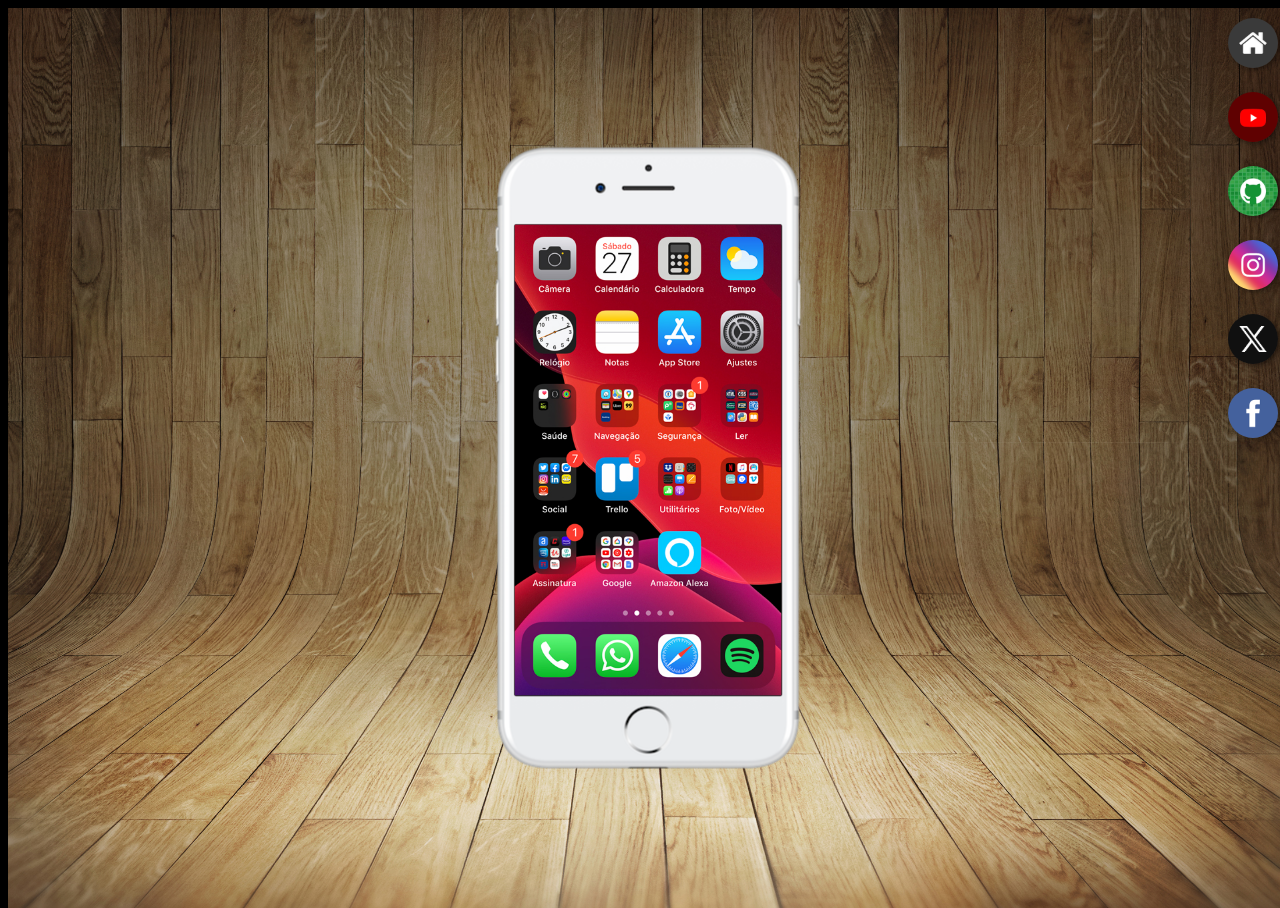
<file: index.html>
<!DOCTYPE html>
<html lang="pt-br">
<head>
    <meta charset="UTF-8">
    <meta name="viewport" content="width=device-width, initial-scale=1.0">
    <link rel="shortcut icon" href="favicon.ico" type="image/x-icon">
    <link rel="stylesheet" href="estilos/style.css">
    <title>Projetos Redes Sociais</title>
</head>
<body>
    <main>
        <section id="telefone">
            <iframe src="home.html" frameborder="0" name="tela" id="tela"></iframe>

        </section>
        <section id="redes-sociais">
            <a href="home.html" target="tela">
                <img src="imagens/logo-home.jpg" alt="Home">
            </a> <br>
            <a href="youtube.html" target="tela">
                <img src="imagens/logo-youtube.jpg" alt="Youtube">
            </a> <br>
            <a href="github.html" target="tela">
                <img src="imagens/logo-github.jpg" alt="Github">
            </a> <br>
            <a href="instagram.html" target="tela">
                <img src="imagens/logo-instagram.jpg" alt="Instagram">
            </a> <br>
            <a href="x.html" target="tela">
                <img src="imagens/logo-x.jfif" alt="Twitter">
            </a><br>
            <a href="facebook.html" target="tela">
                <img src="imagens/logo-facebook.jpg" alt="Facebook">
            </a>
        </section>
    </main>
</body>
</html>
</file>
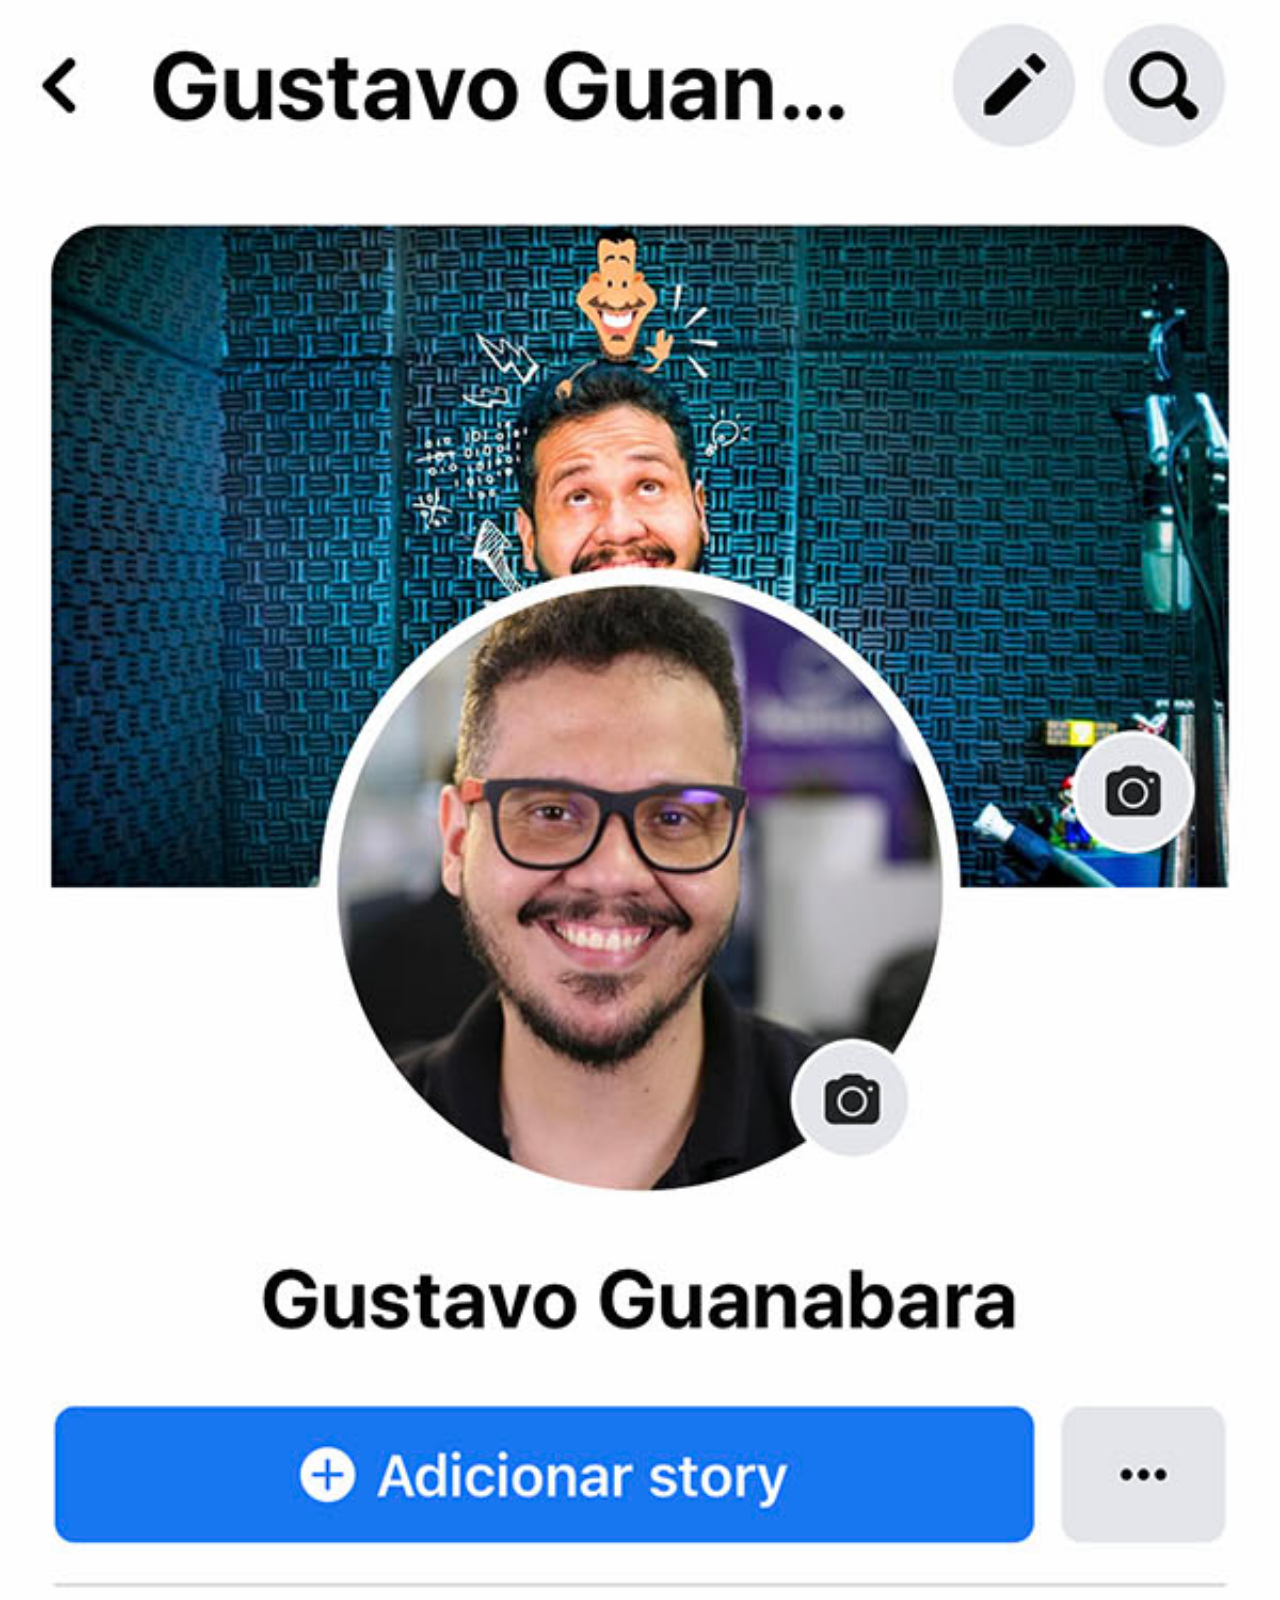
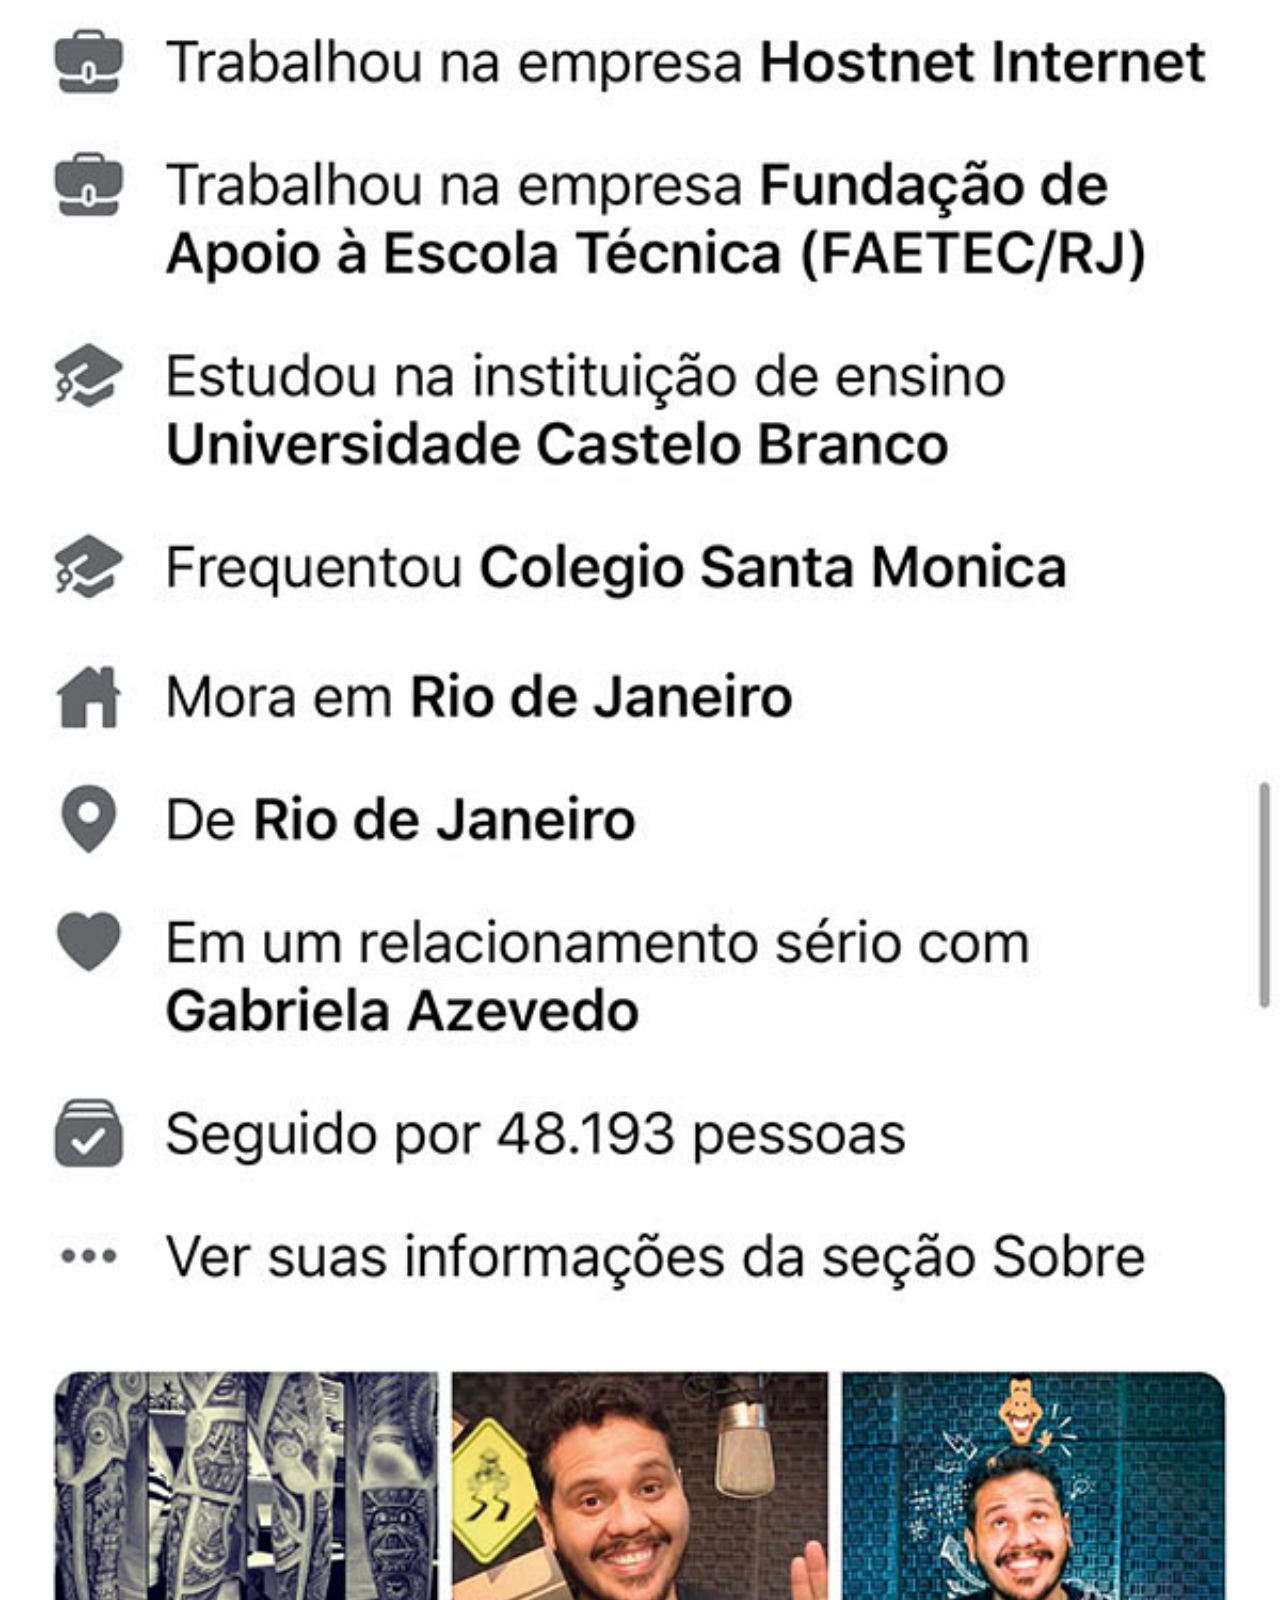
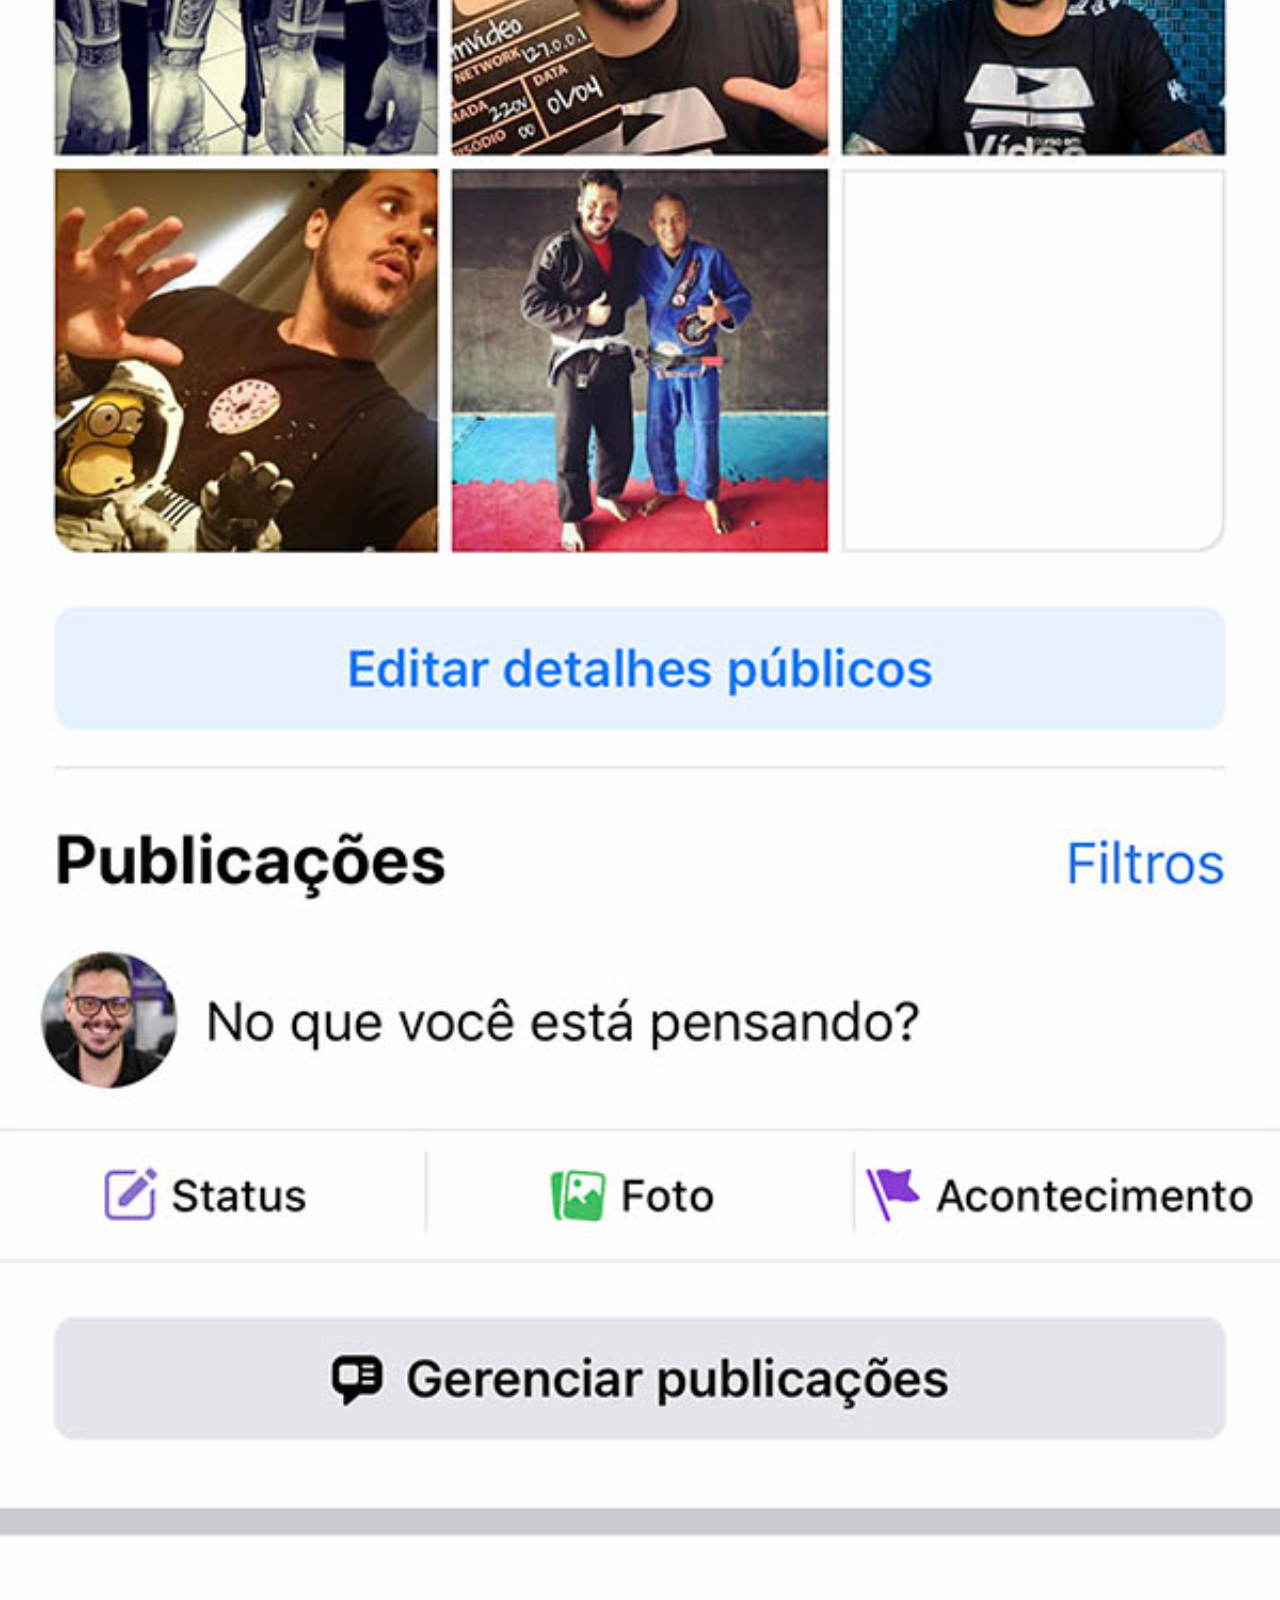
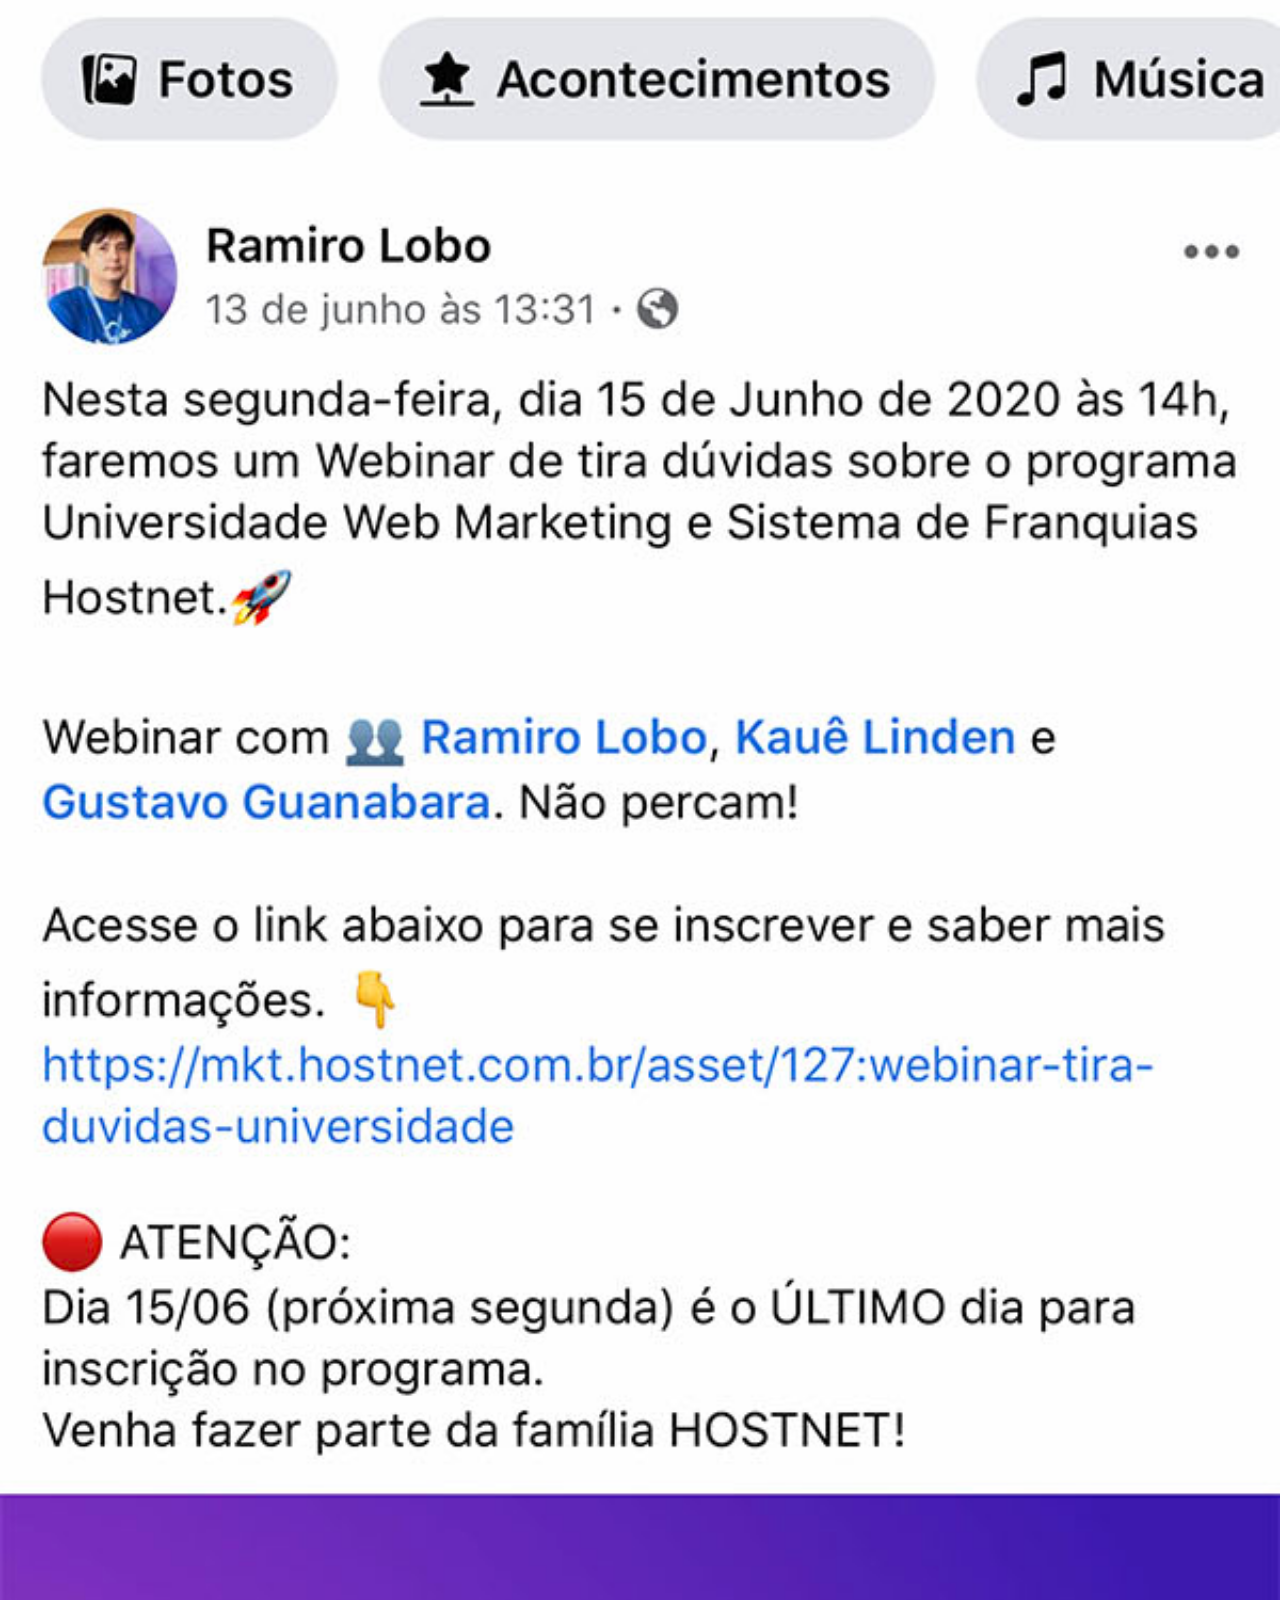
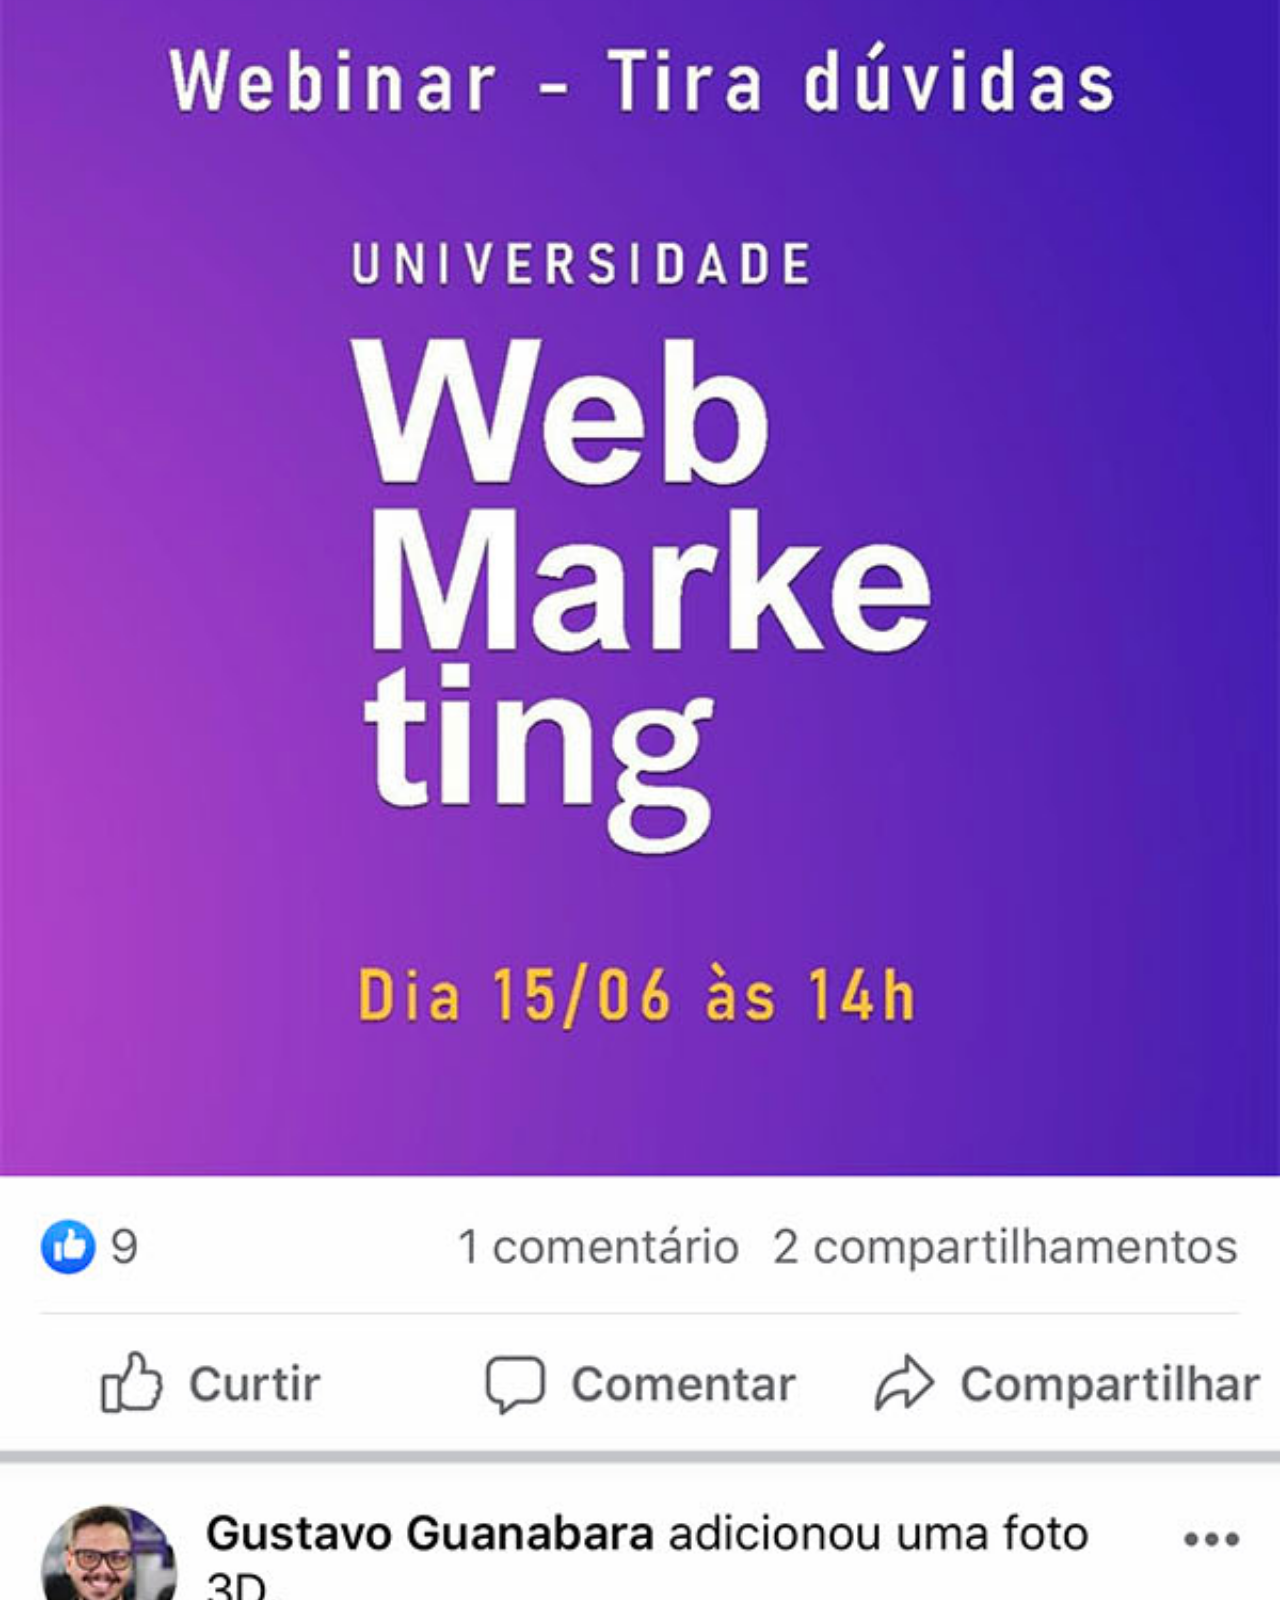
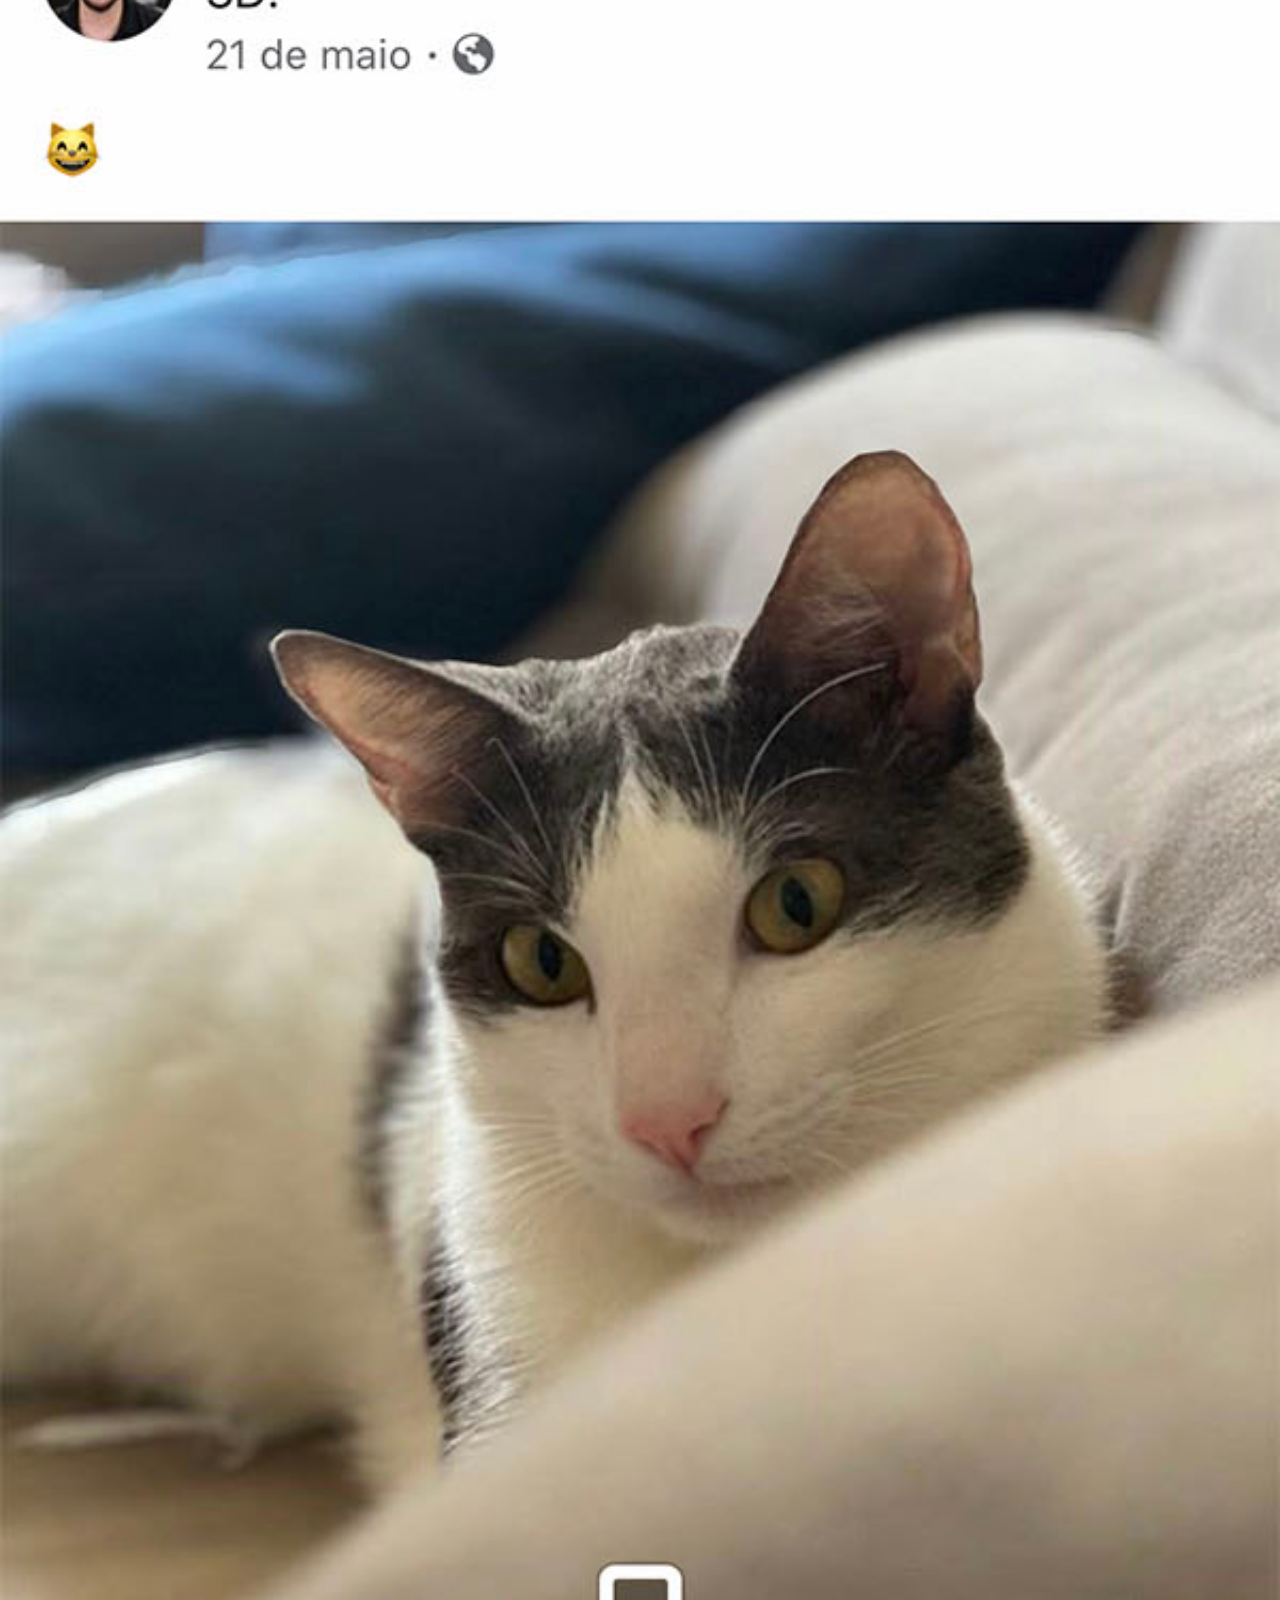
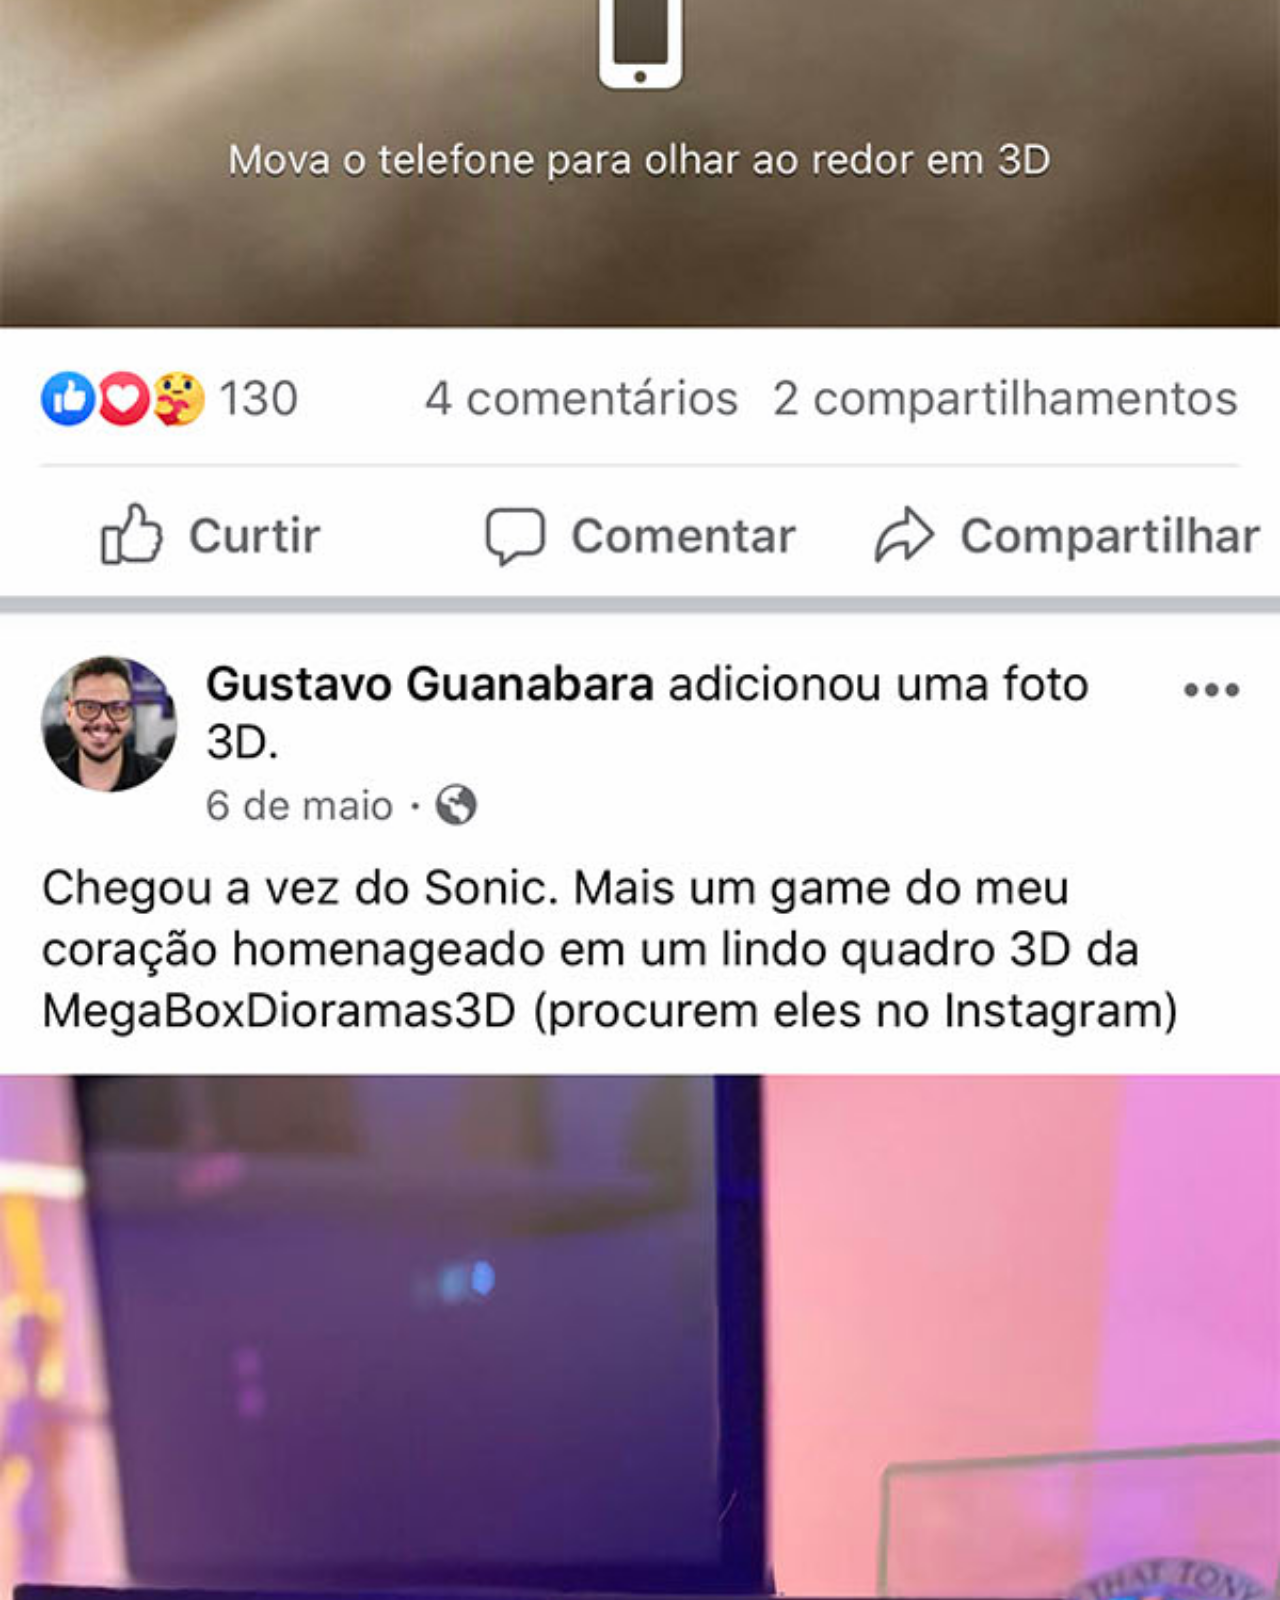
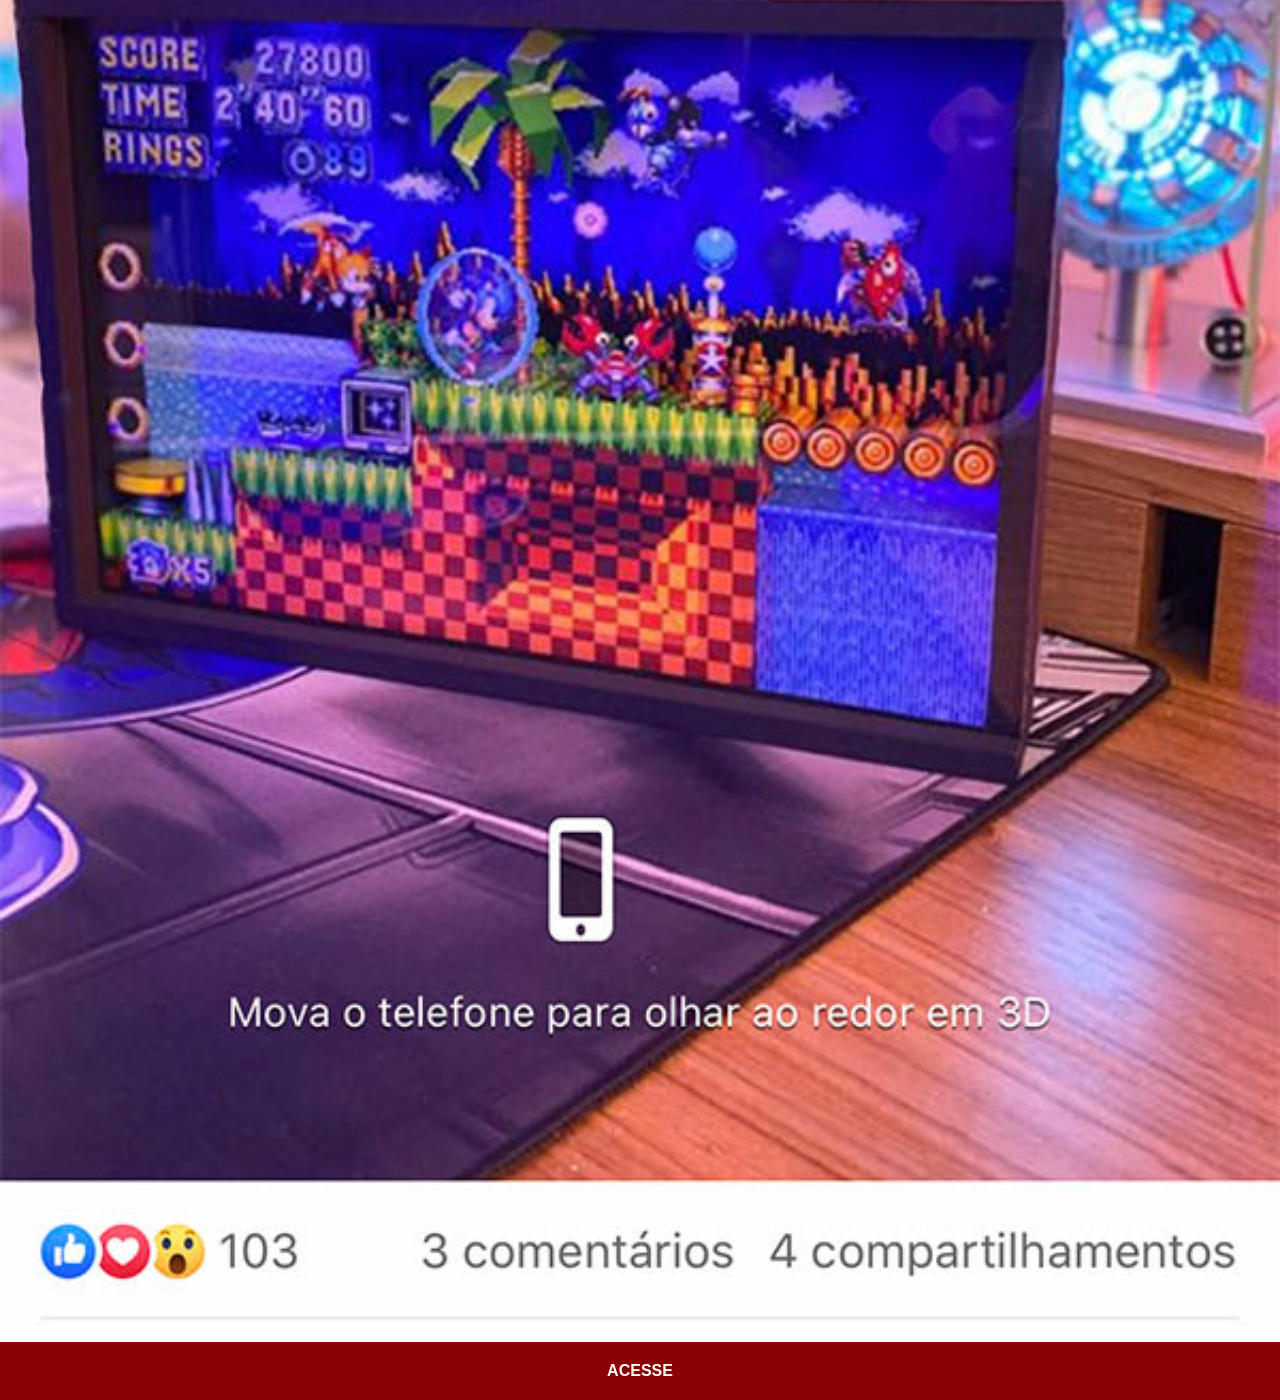
<file: facebook.html>
<!DOCTYPE html>
<html lang="pt-br">
<head>
    <meta charset="UTF-8">
    <meta name="viewport" content="width=device-width, initial-scale=1.0">
    <title>Facebook</title>
    <link rel="stylesheet" href="estilos/social.css">
</head>
<body>
    <img src="imagens/tela-facebook.jpg" alt="X">
    <a href="https://www.facebook.com/gustavoguanabara/?locale=pt_BR" target="_blank">ACESSE</a>
</body>
</html>
</file>
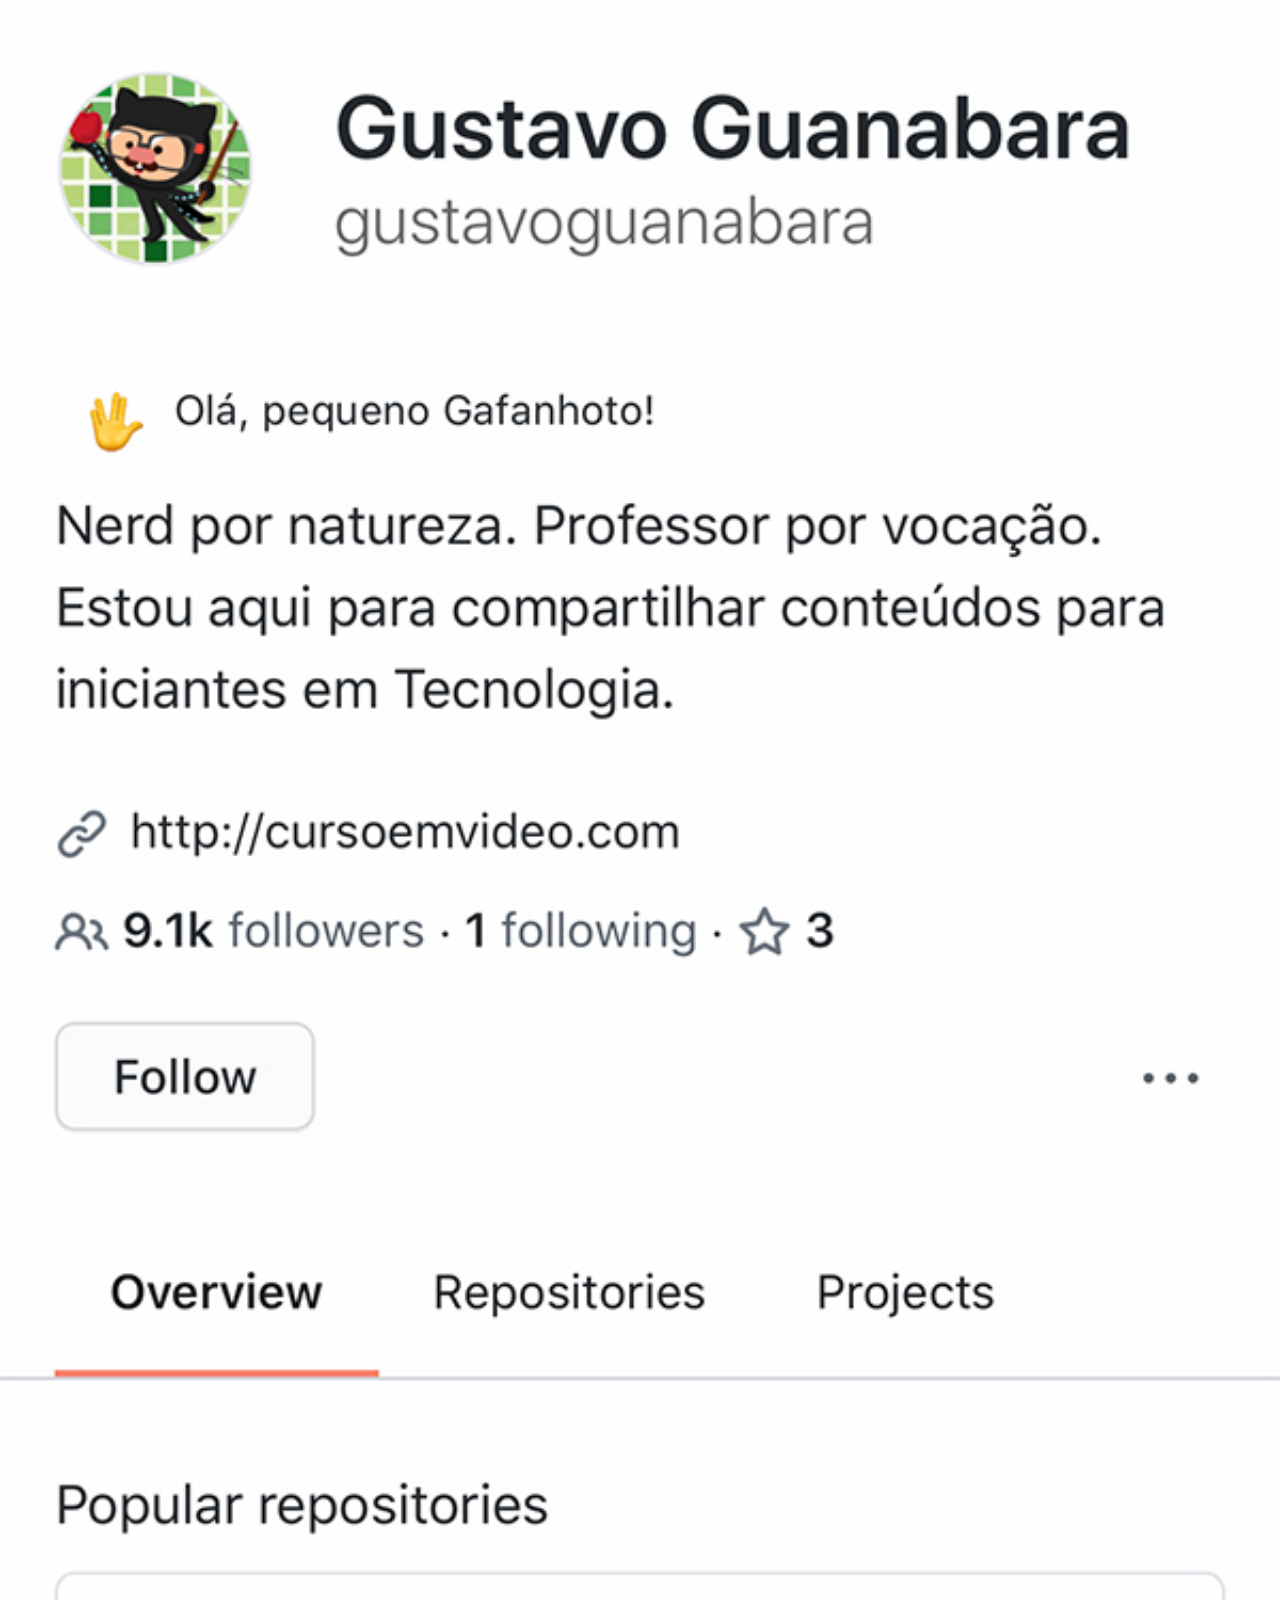
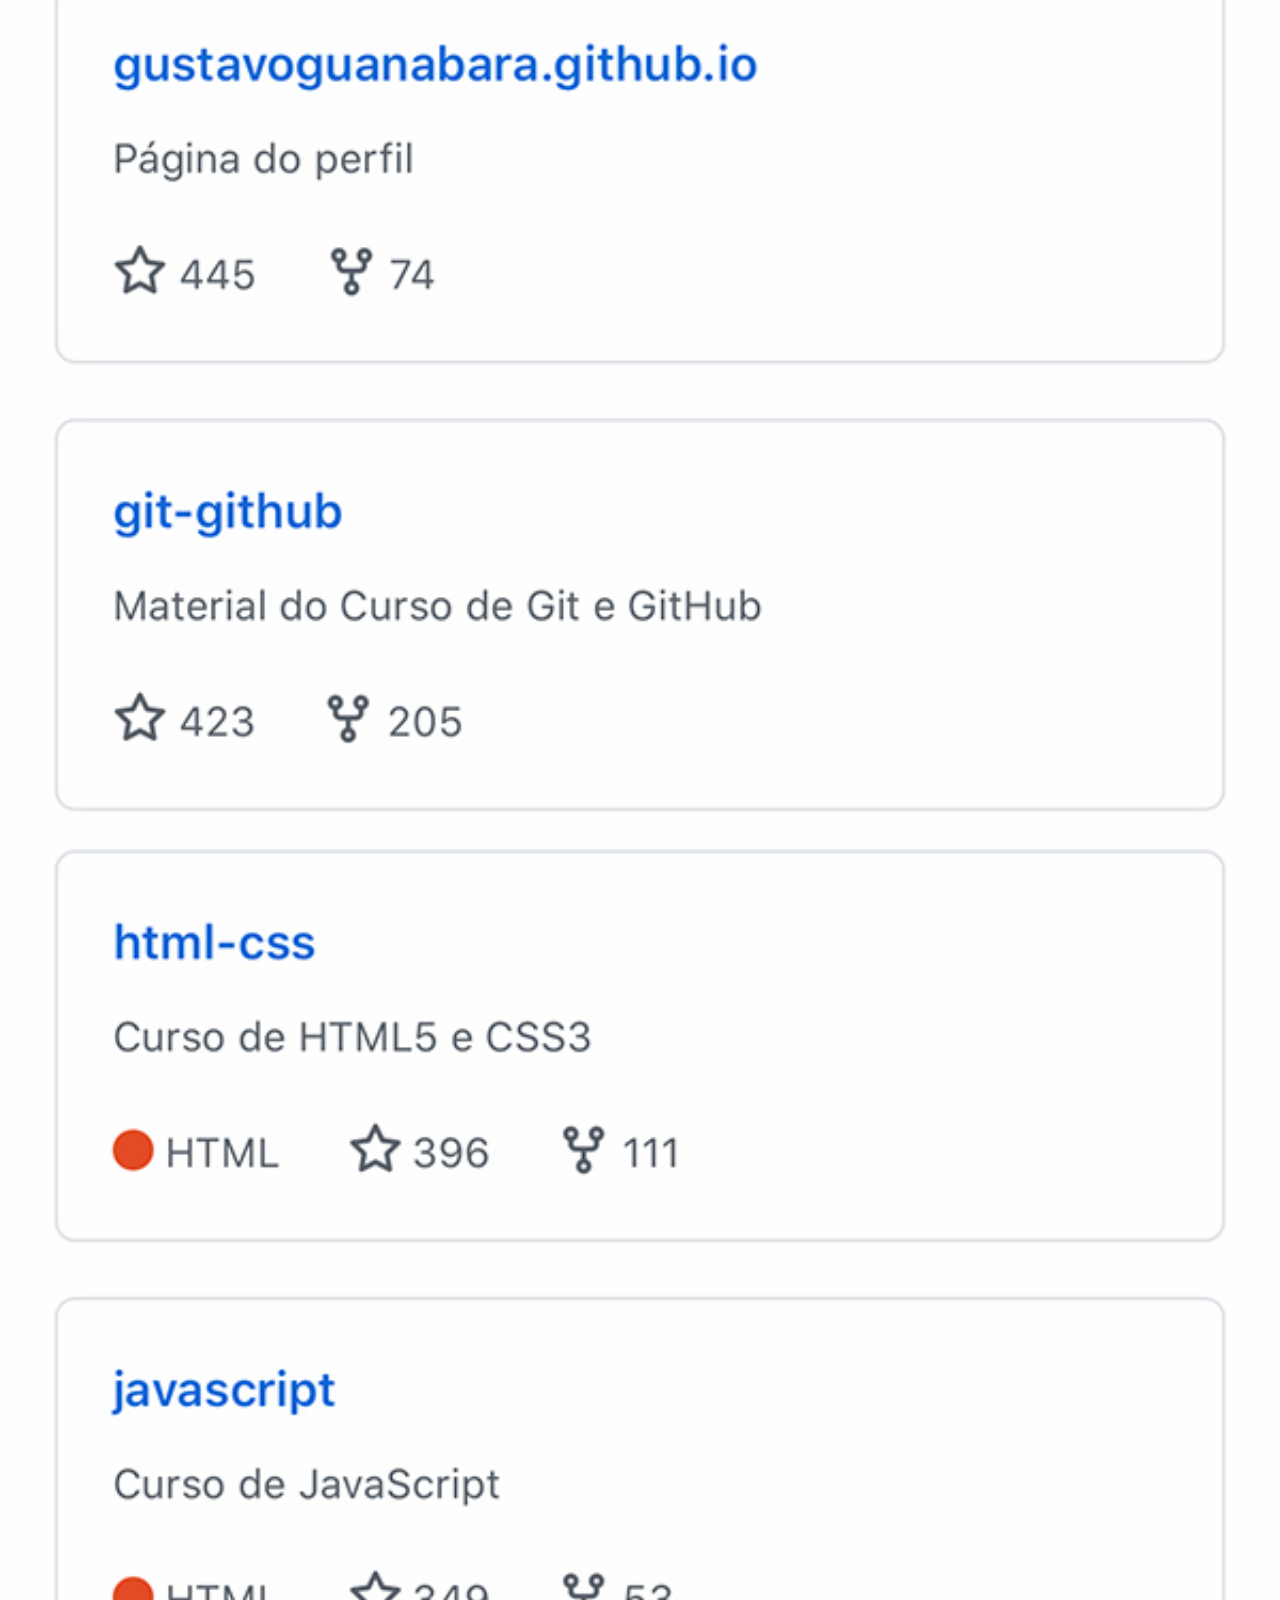
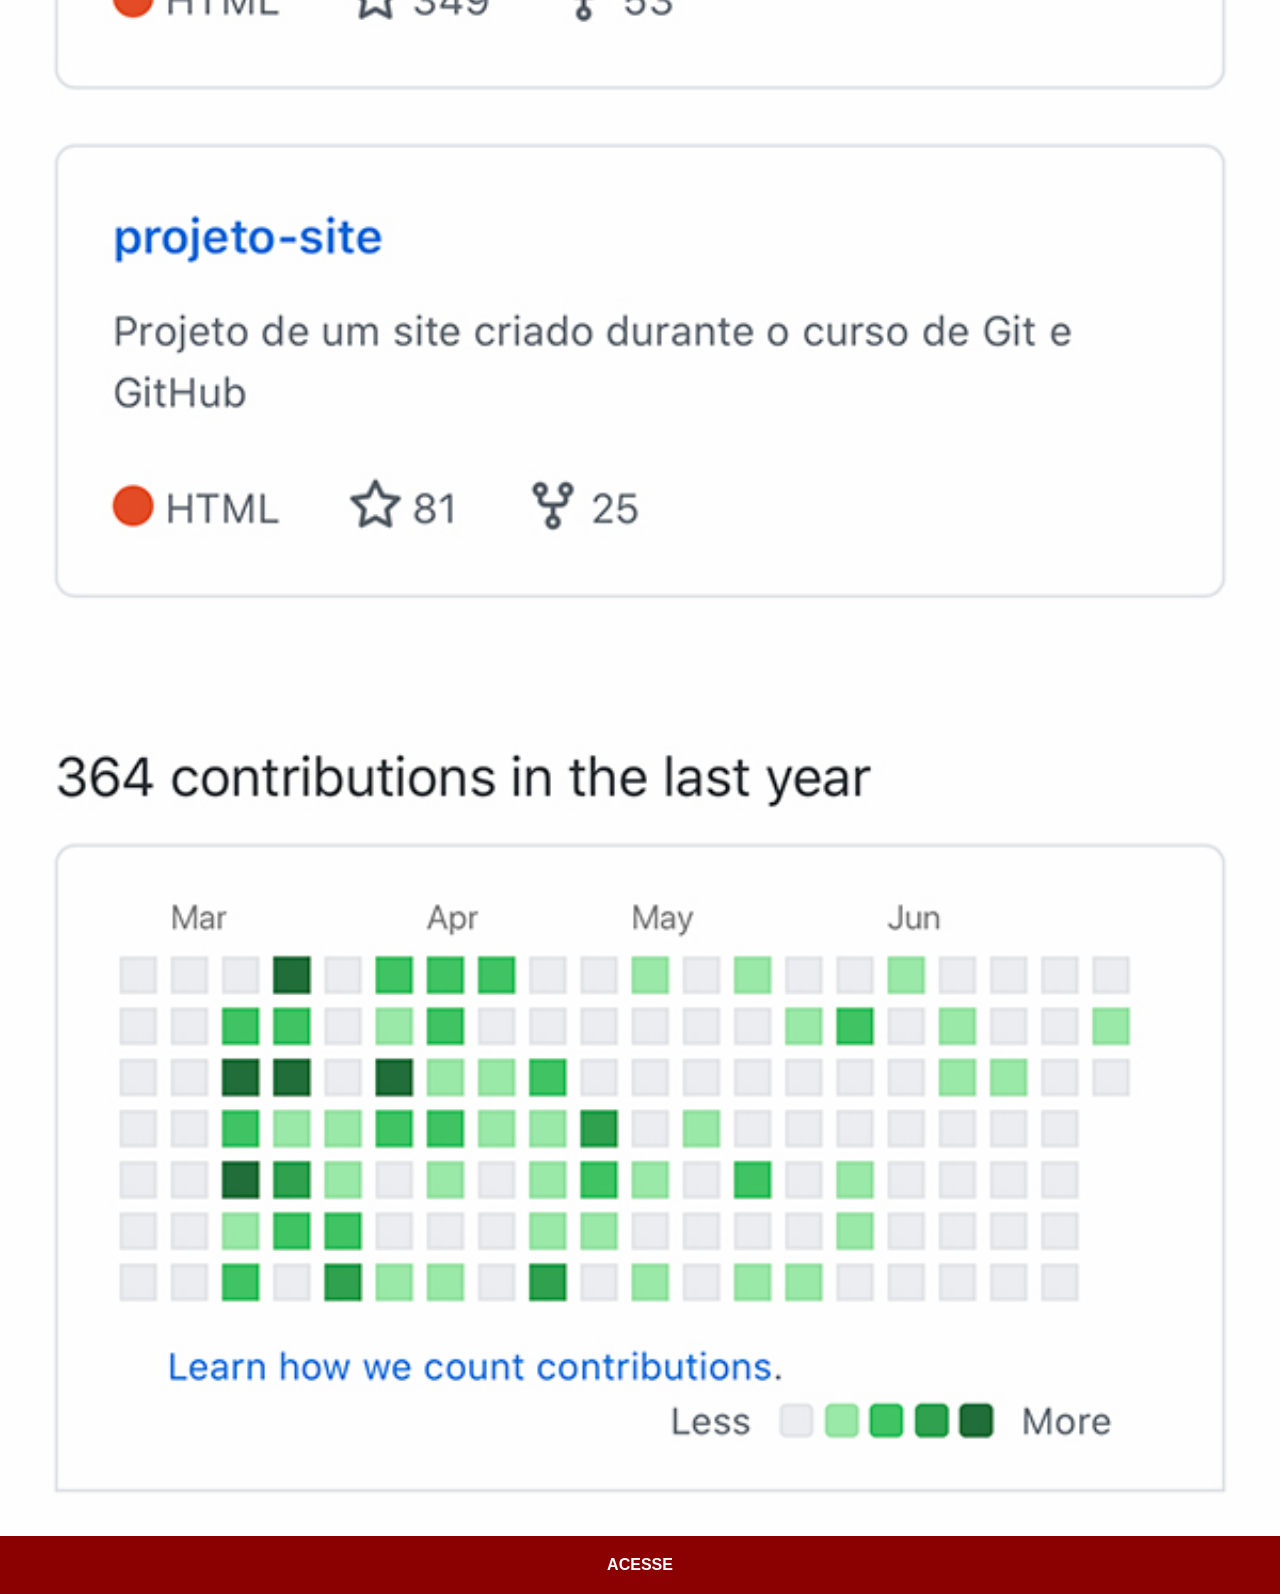
<file: github.html>
<!DOCTYPE html>
<html lang="pt-br">
<head>
    <meta charset="UTF-8">
    <meta name="viewport" content="width=device-width, initial-scale=1.0">
    <title>GitHub</title>
    <link rel="stylesheet" href="estilos/social.css">
</head>
<body>
    <img src="imagens/tela-github.jpg" alt="GitHub">
    <a href="https://github.com/gustavoguanabara" target="_blank">ACESSE</a>
    
</body>
</html>
</file>
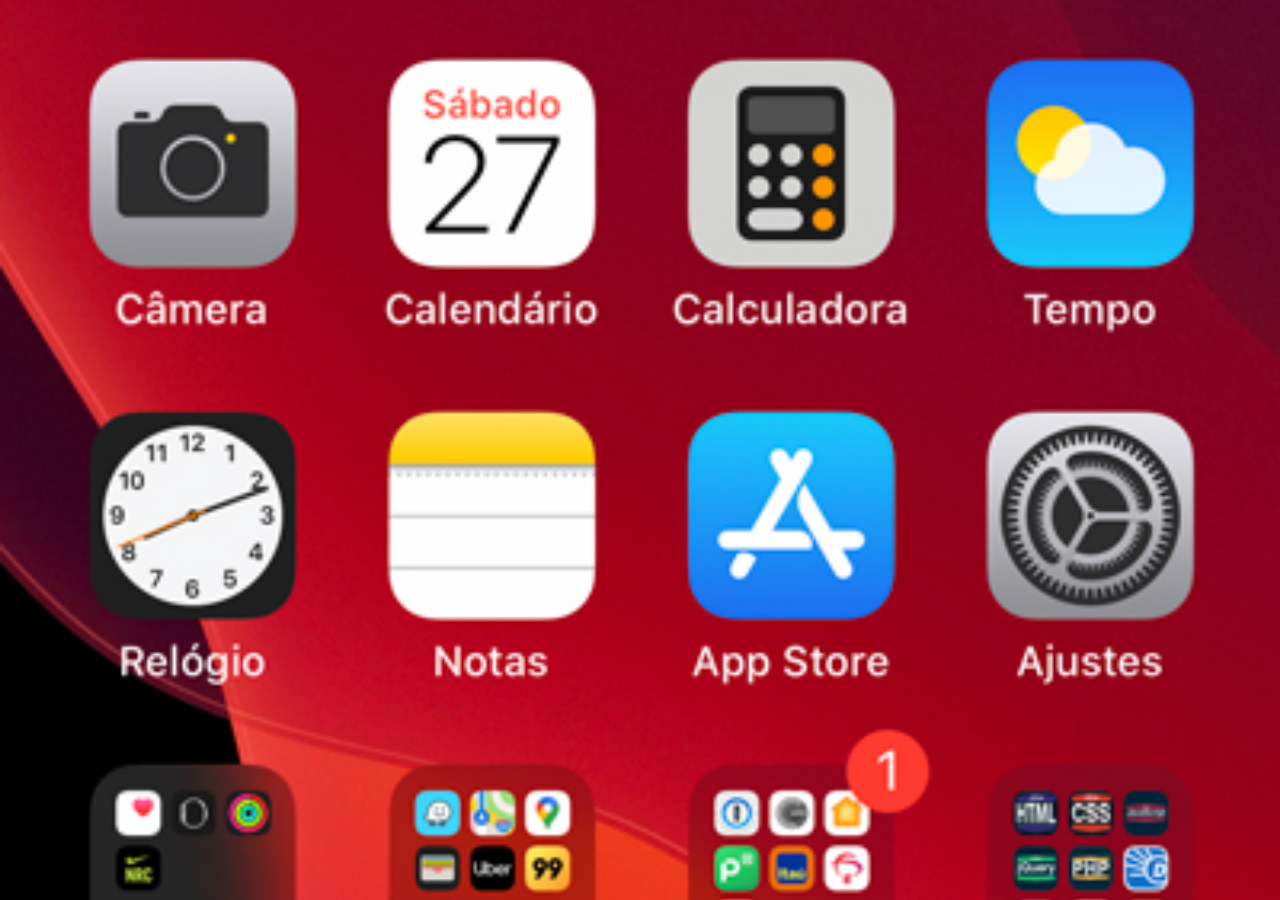
<file: home.html>
<!DOCTYPE html>
<html lang="pt-br">
<head>
    <meta charset="UTF-8">
    <meta name="viewport" content="width=device-width, initial-scale=1.0">
    <title>Home</title>
</head>
<style>
    * {
        margin: 0;
        padding: 0;
    }
    body {
        width: 100vw;
        height: 100vh;
        background: black url(./imagens/tela-home.jpg) no-repeat top center;
        background-size: cover;
        
    }
</style>
<body>
    
</body>
</html>
</file>
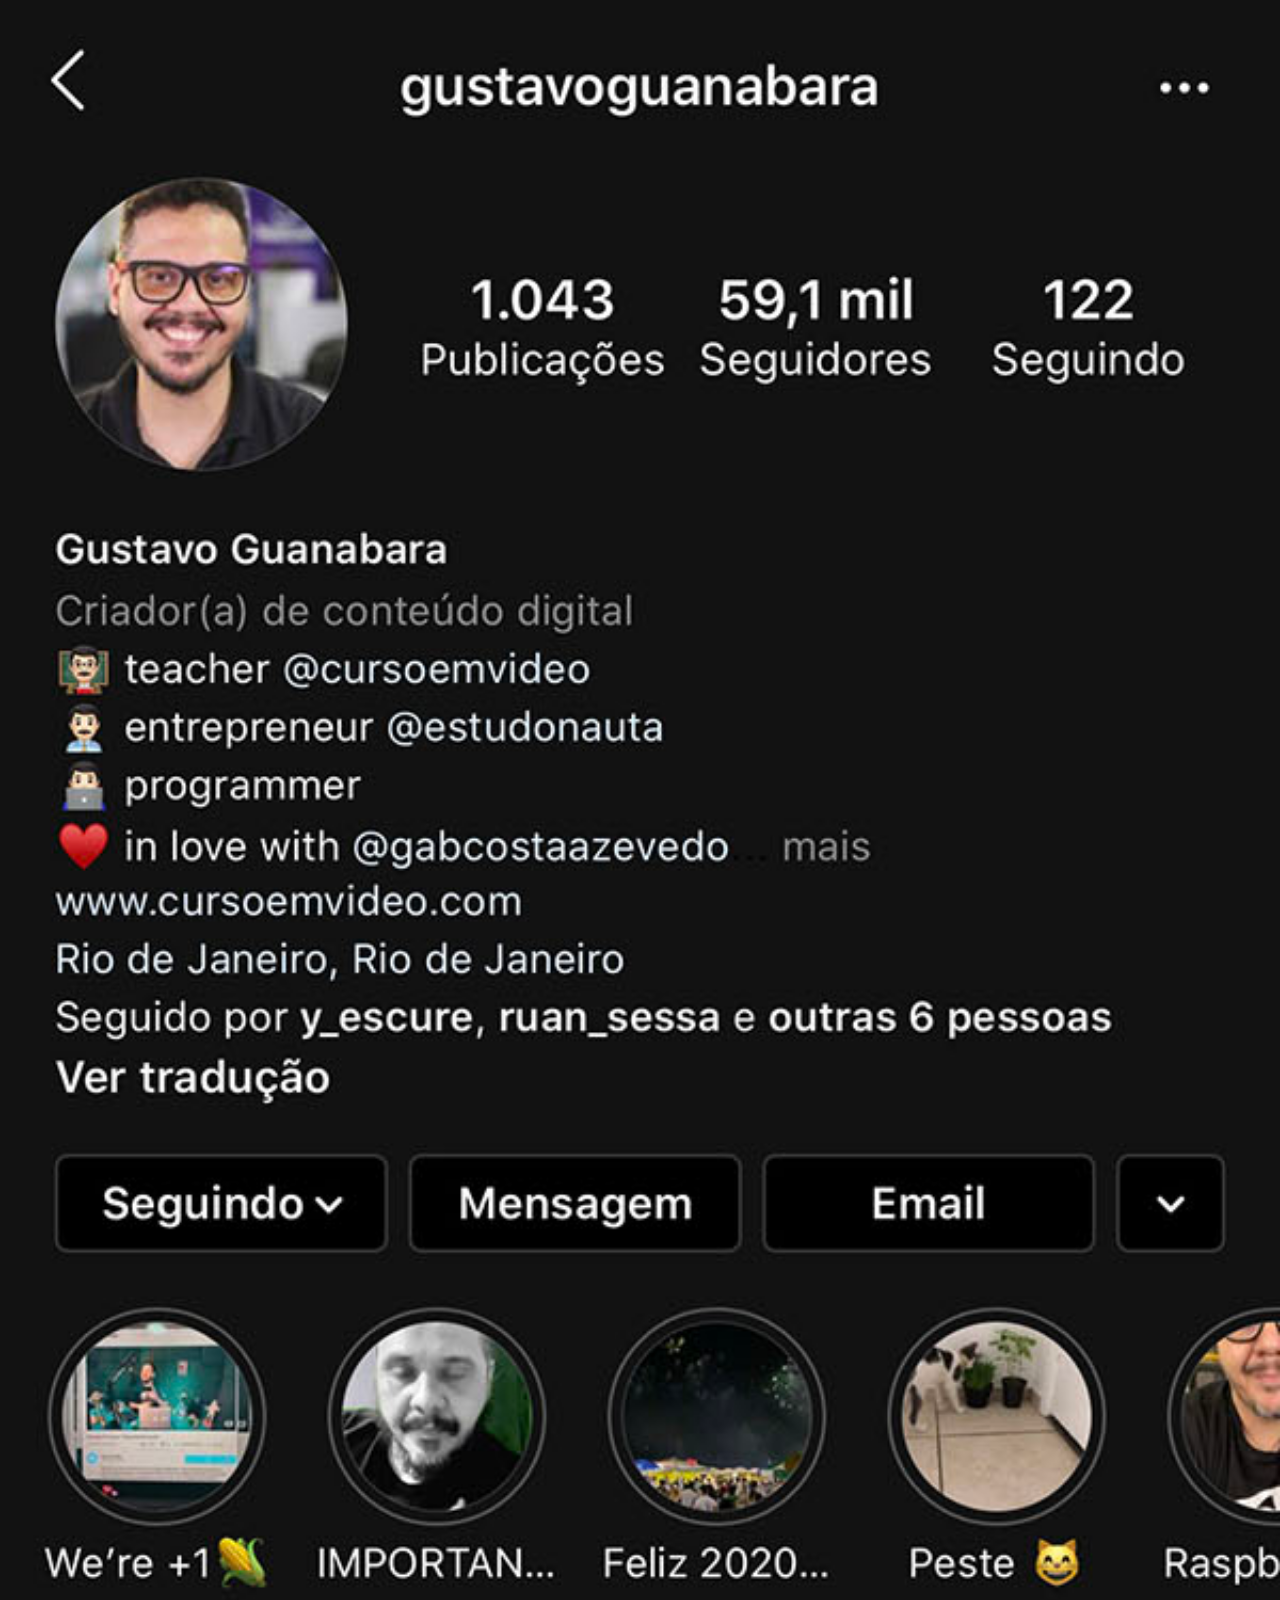
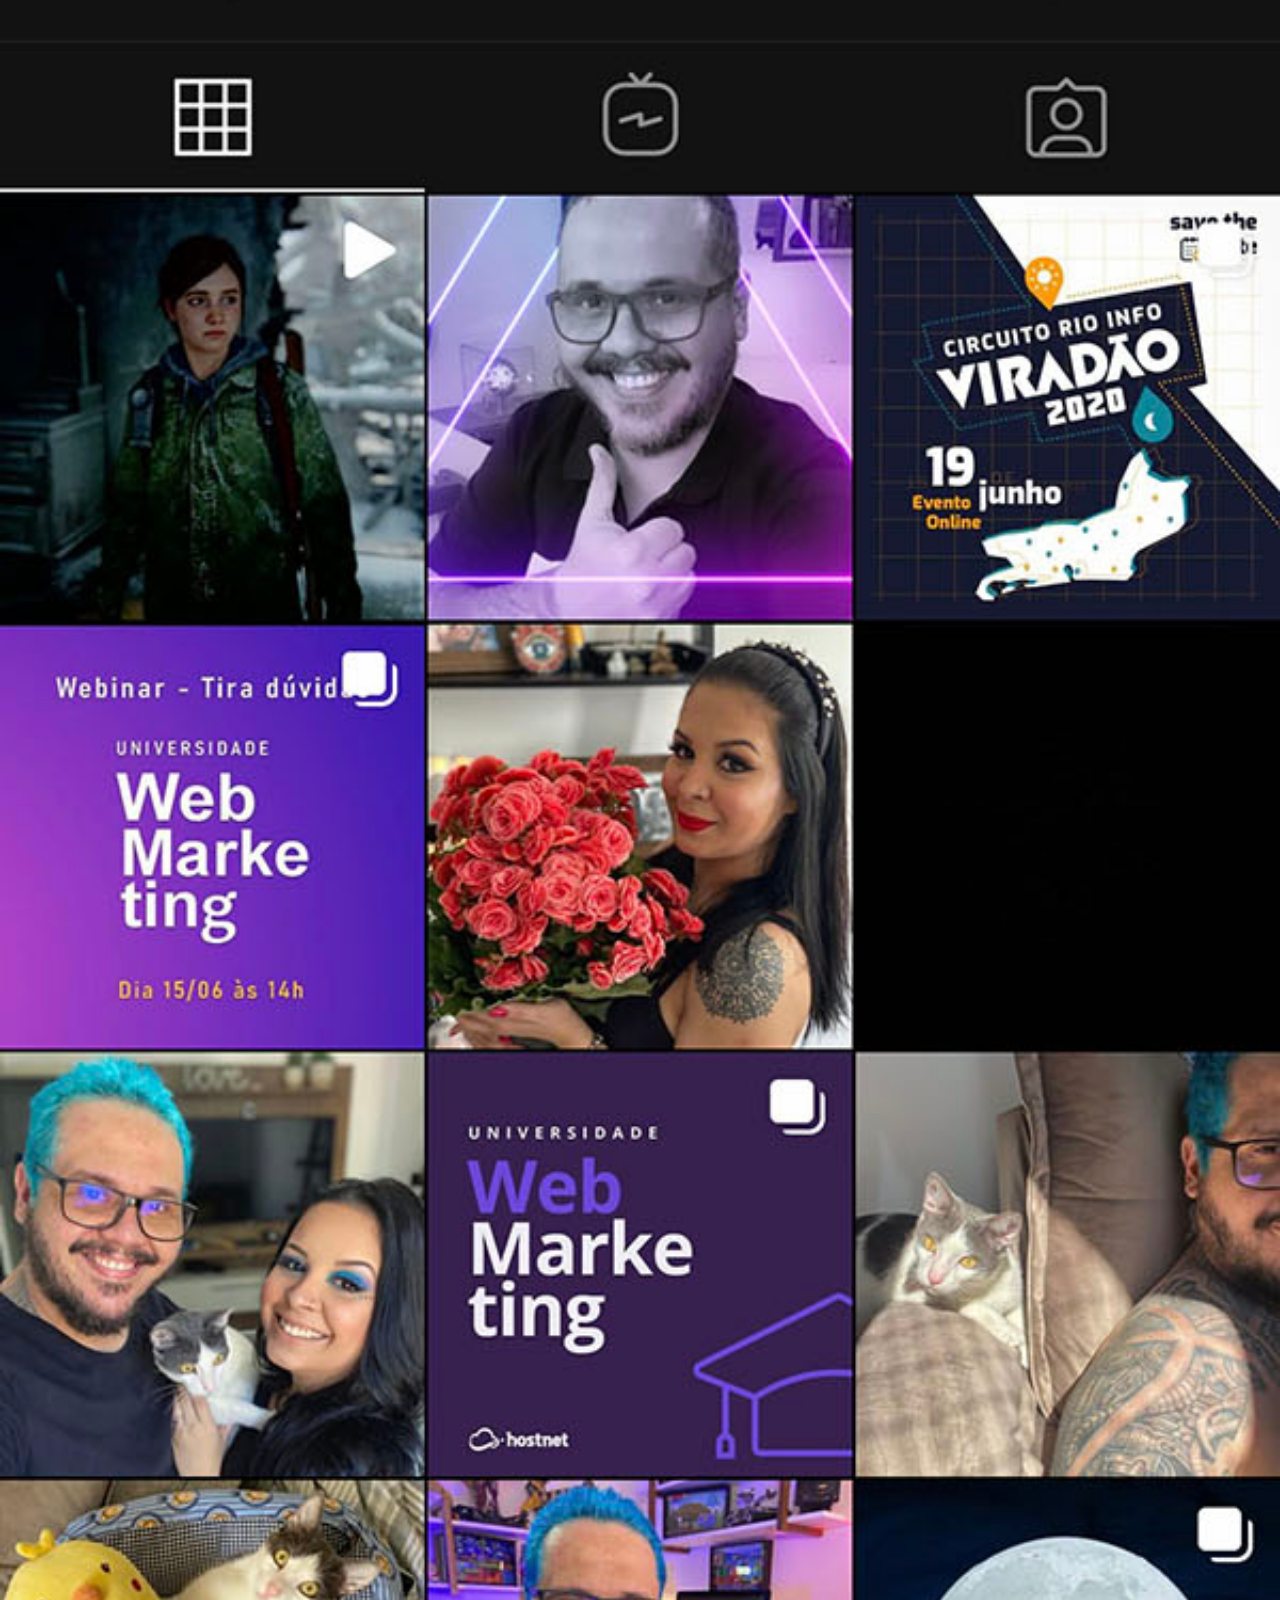
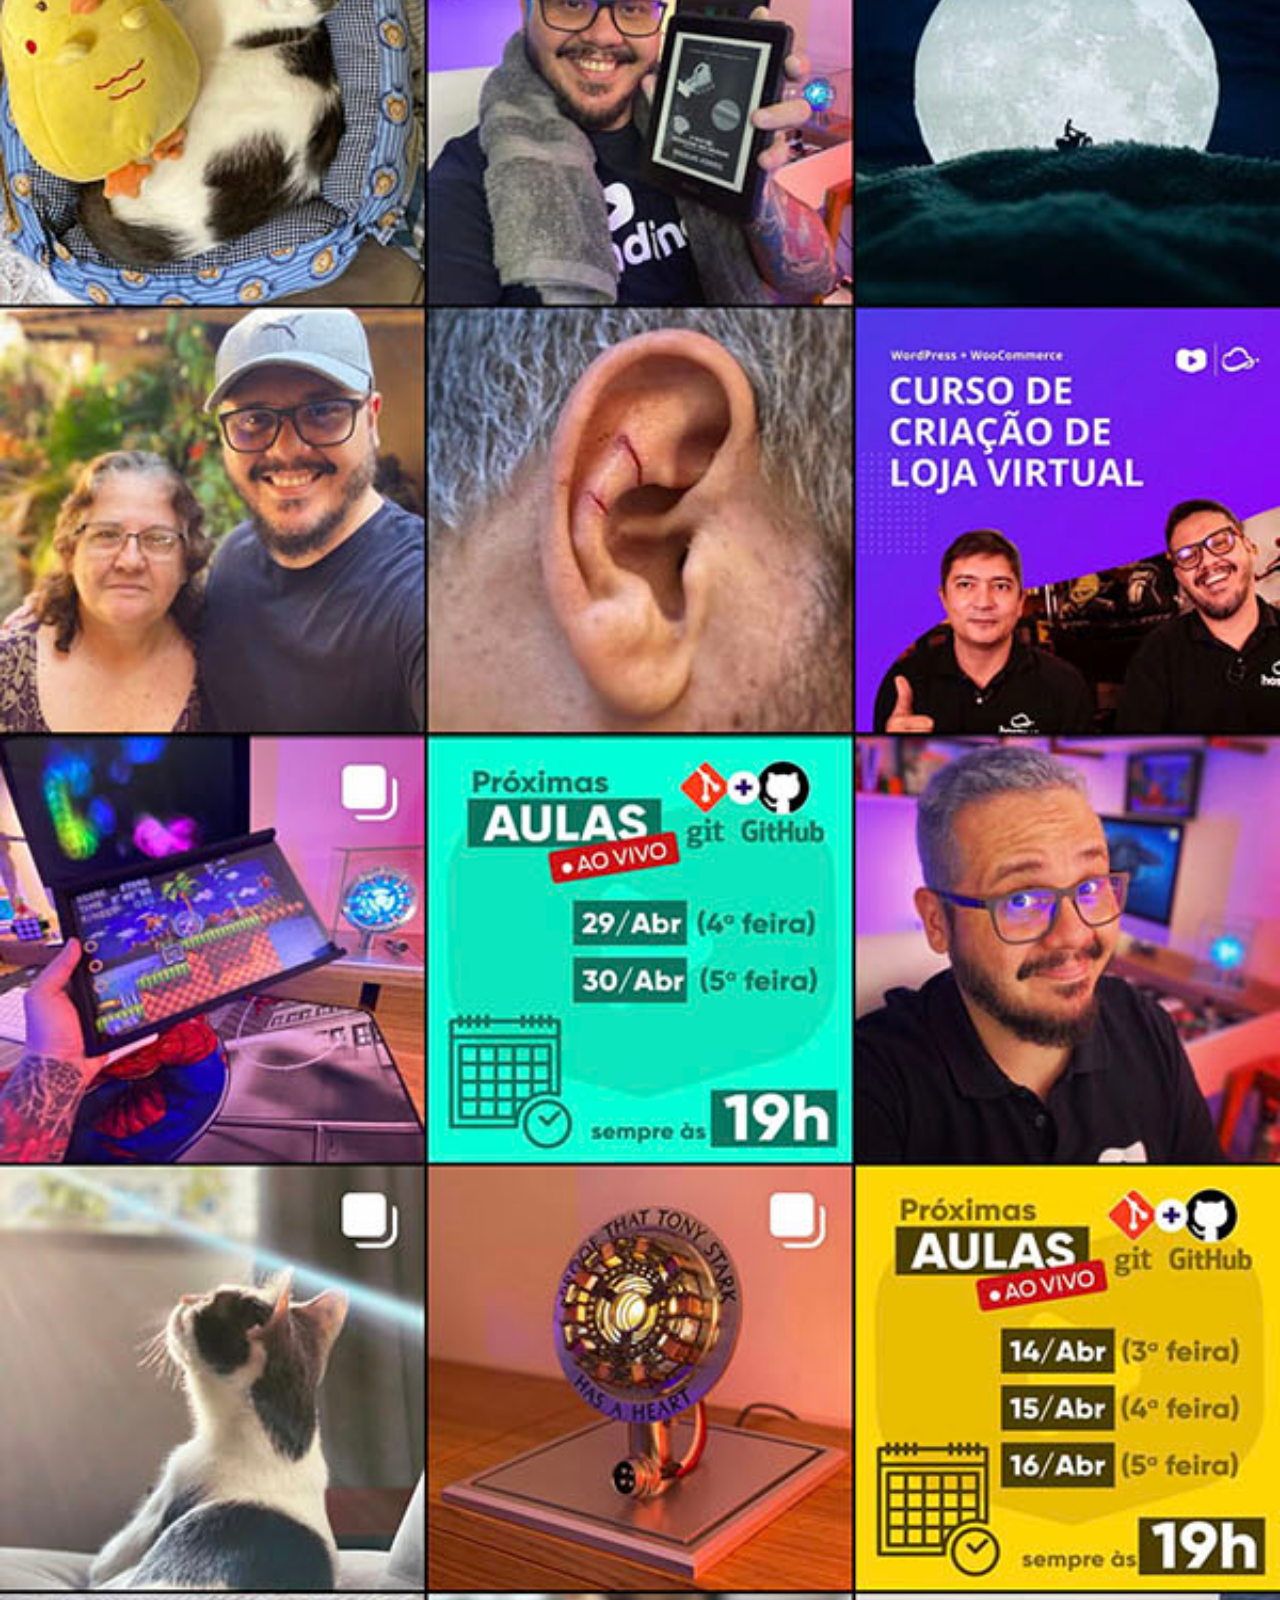
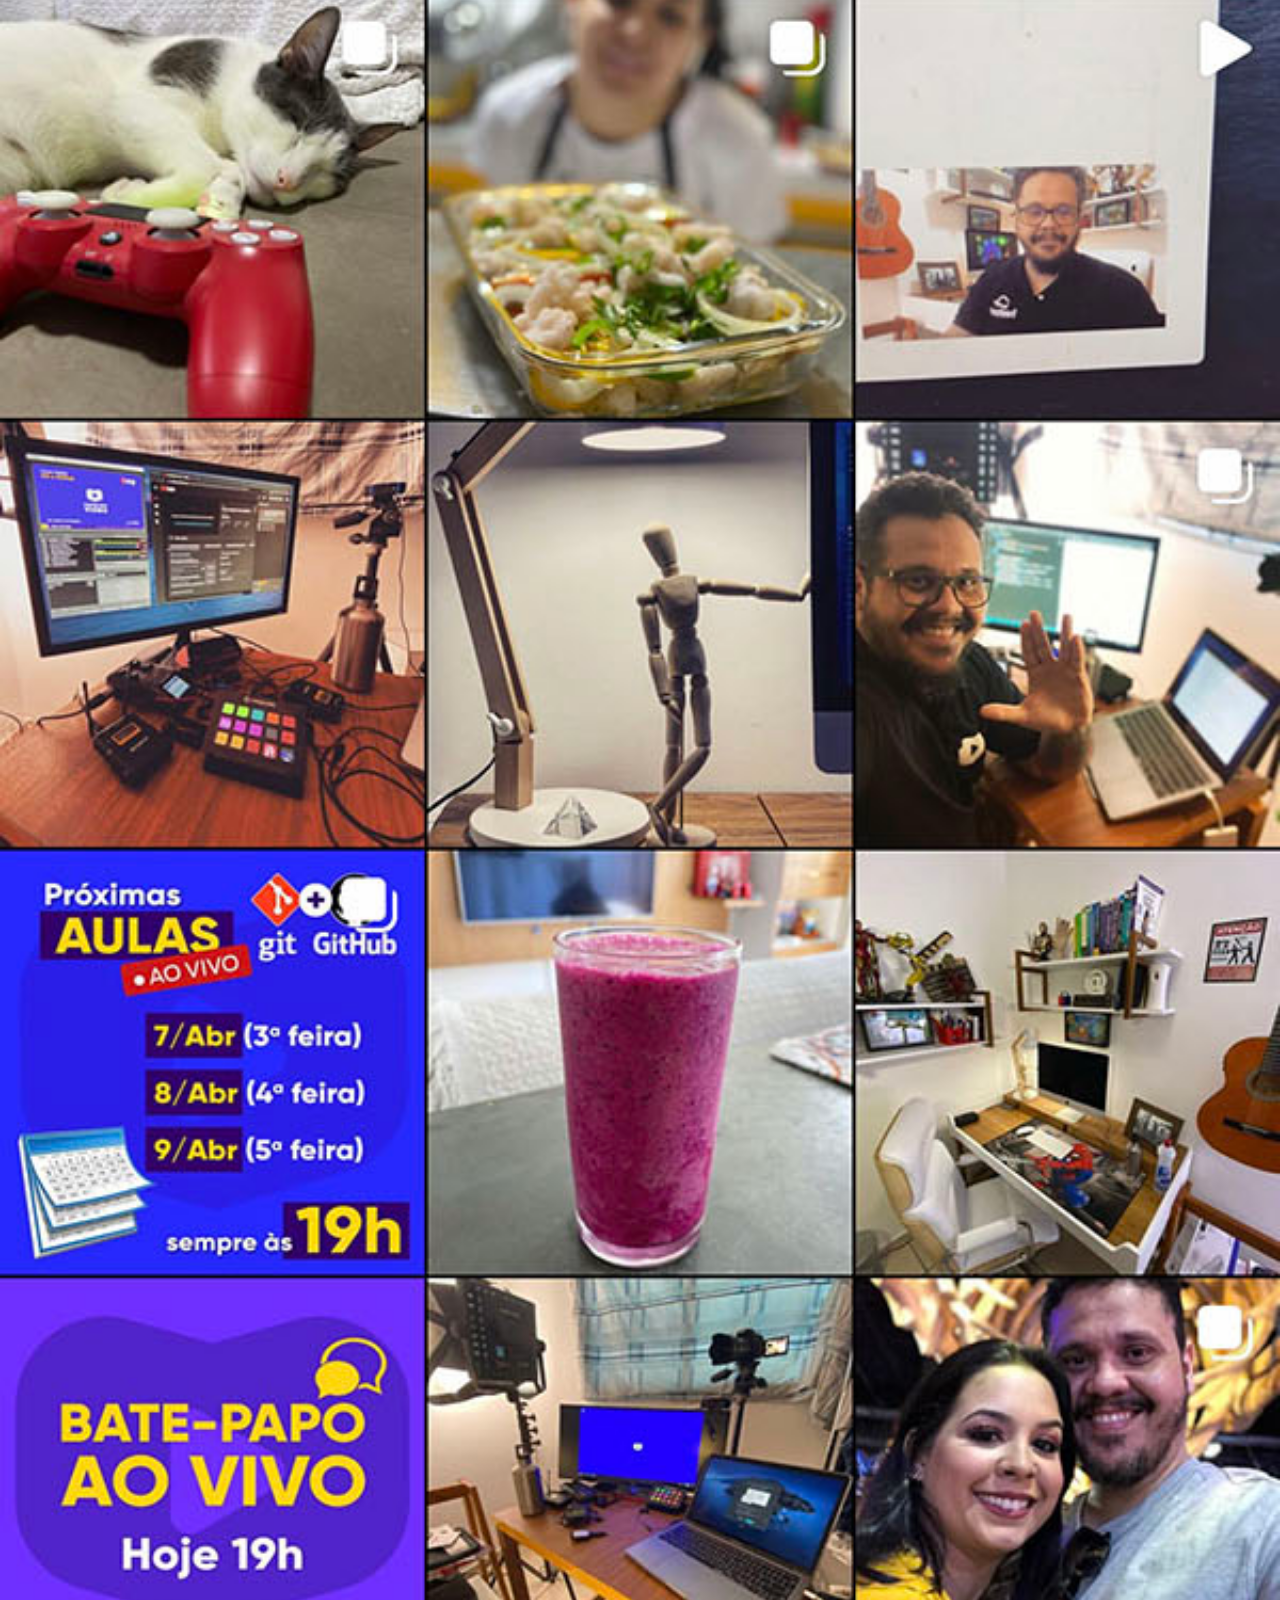
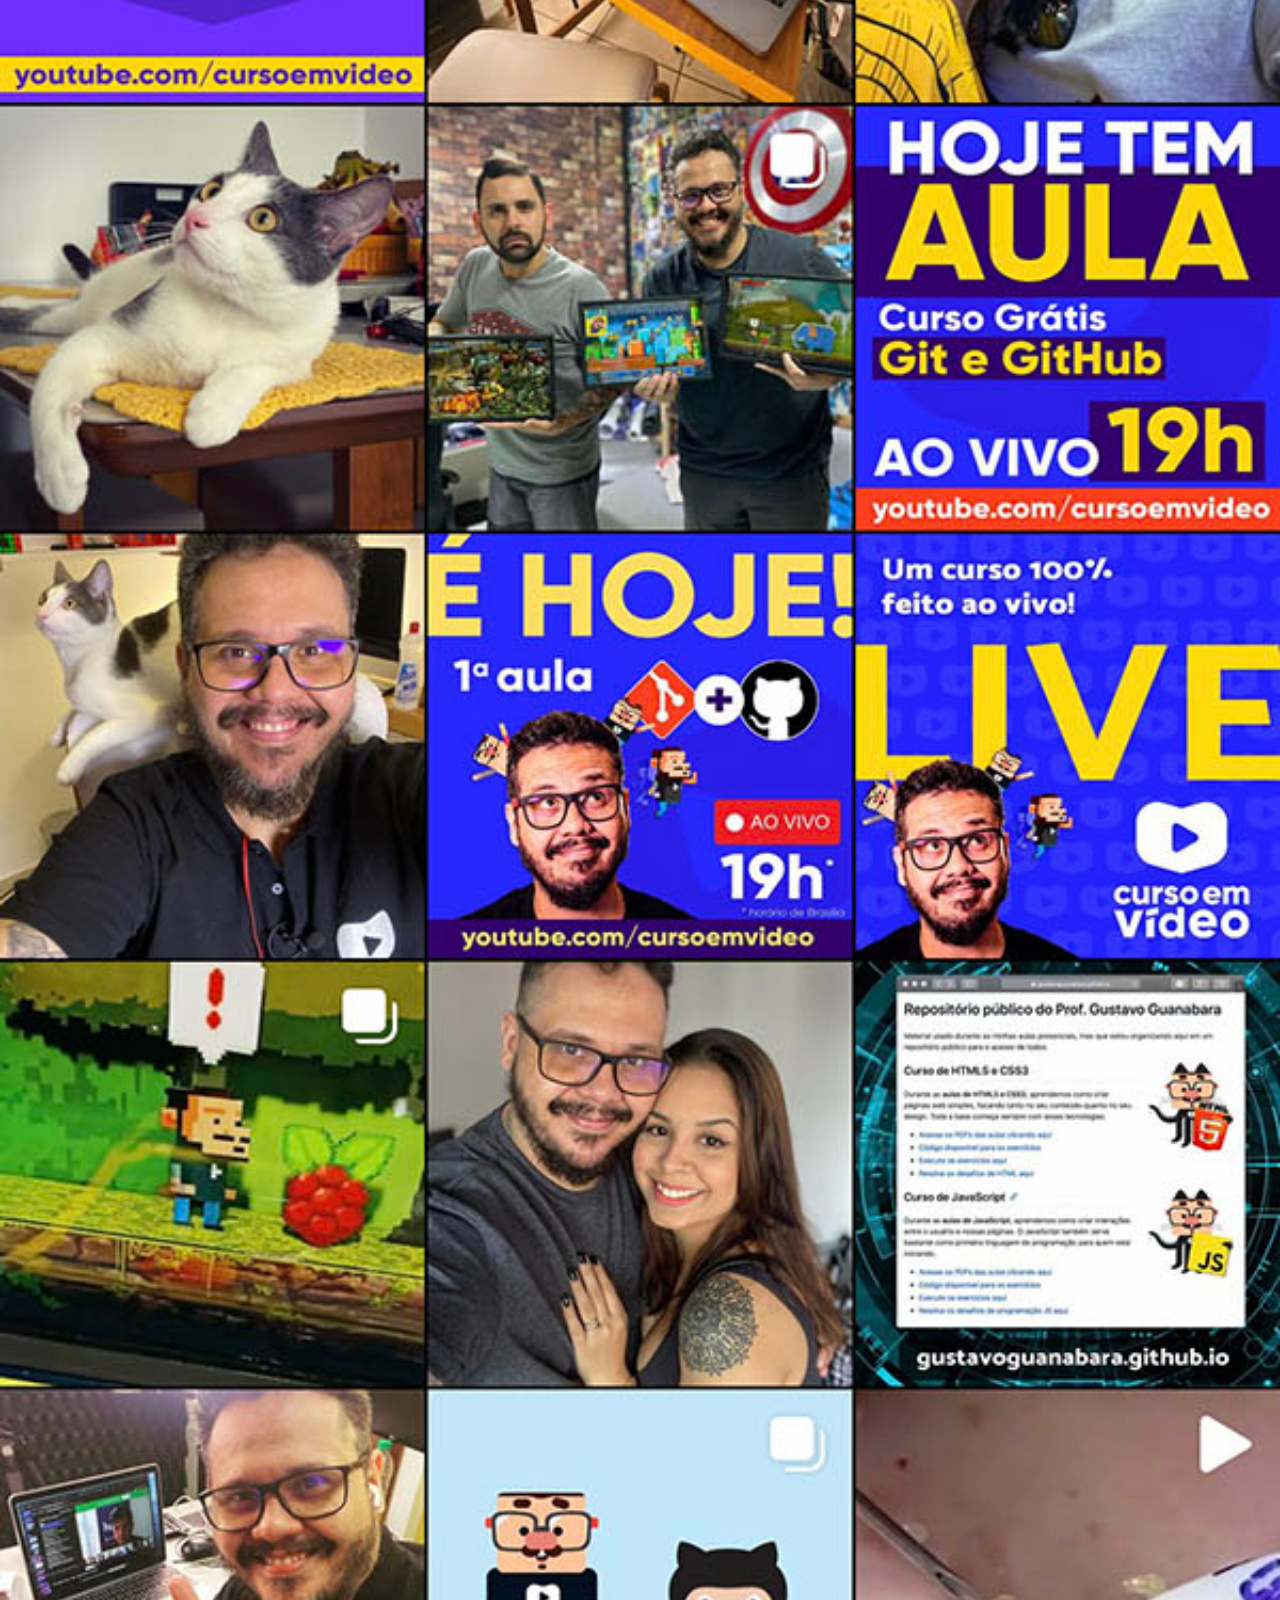
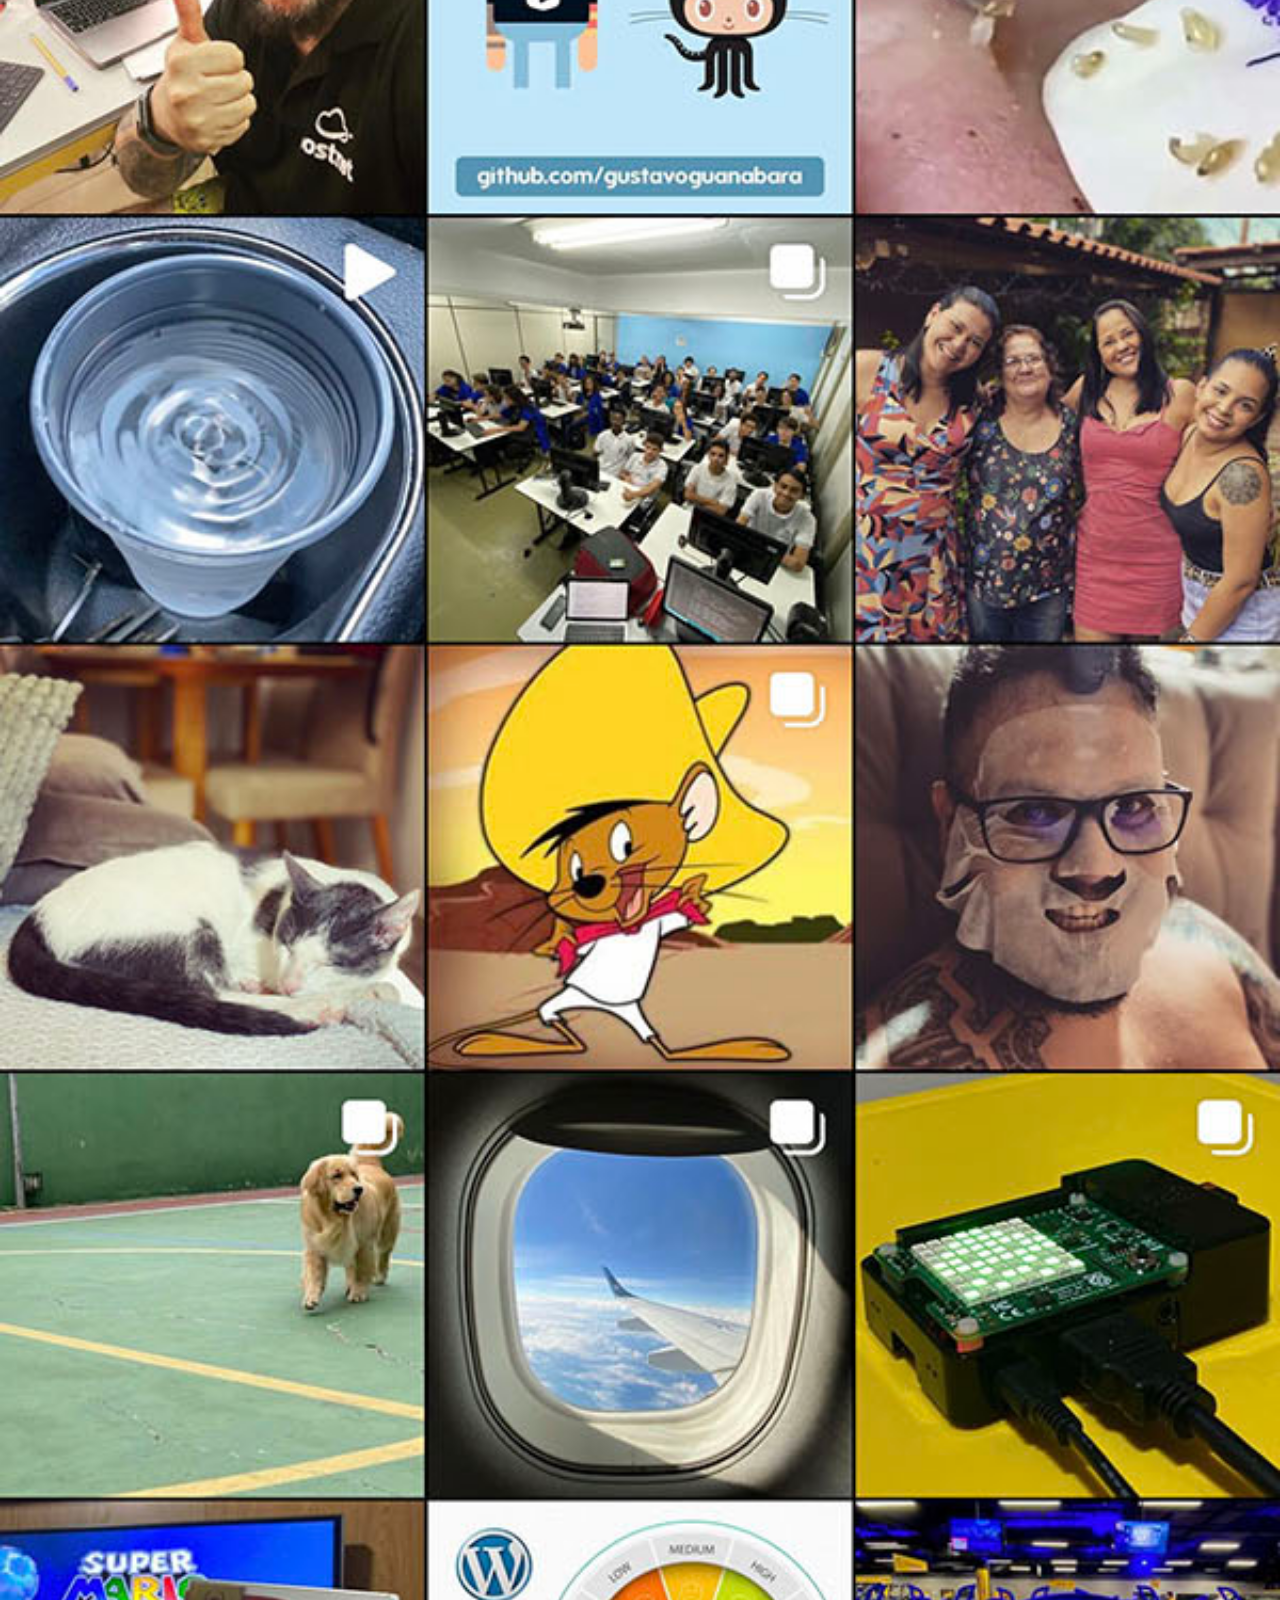
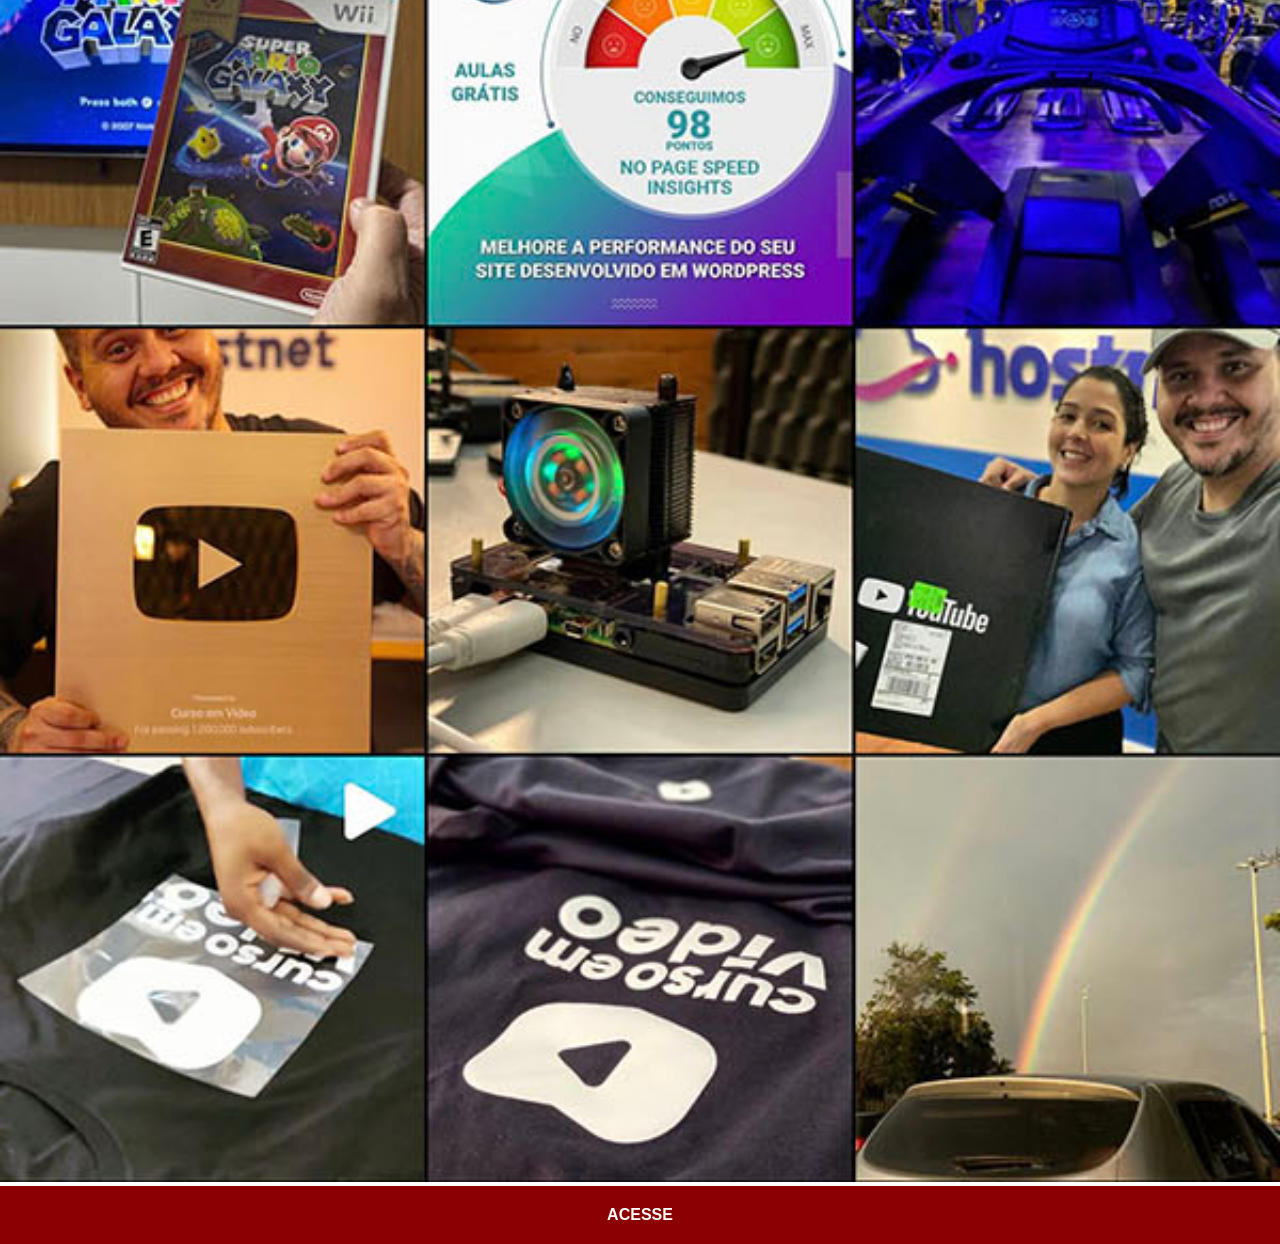
<file: instagram.html>
<!DOCTYPE html>
<html lang="pt-br">
<head>
    <meta charset="UTF-8">
    <meta name="viewport" content="width=device-width, initial-scale=1.0">
    <title>Instagram</title>
    <link rel="stylesheet" href="estilos/social.css">
</head>
<body>
    <img src="imagens/tela-instagram.jpg" alt="Instagram">
    <a href="https://www.instagram.com/gustavoguanabara" target="_blank">ACESSE</a>
    
</body>
</html>
</file>
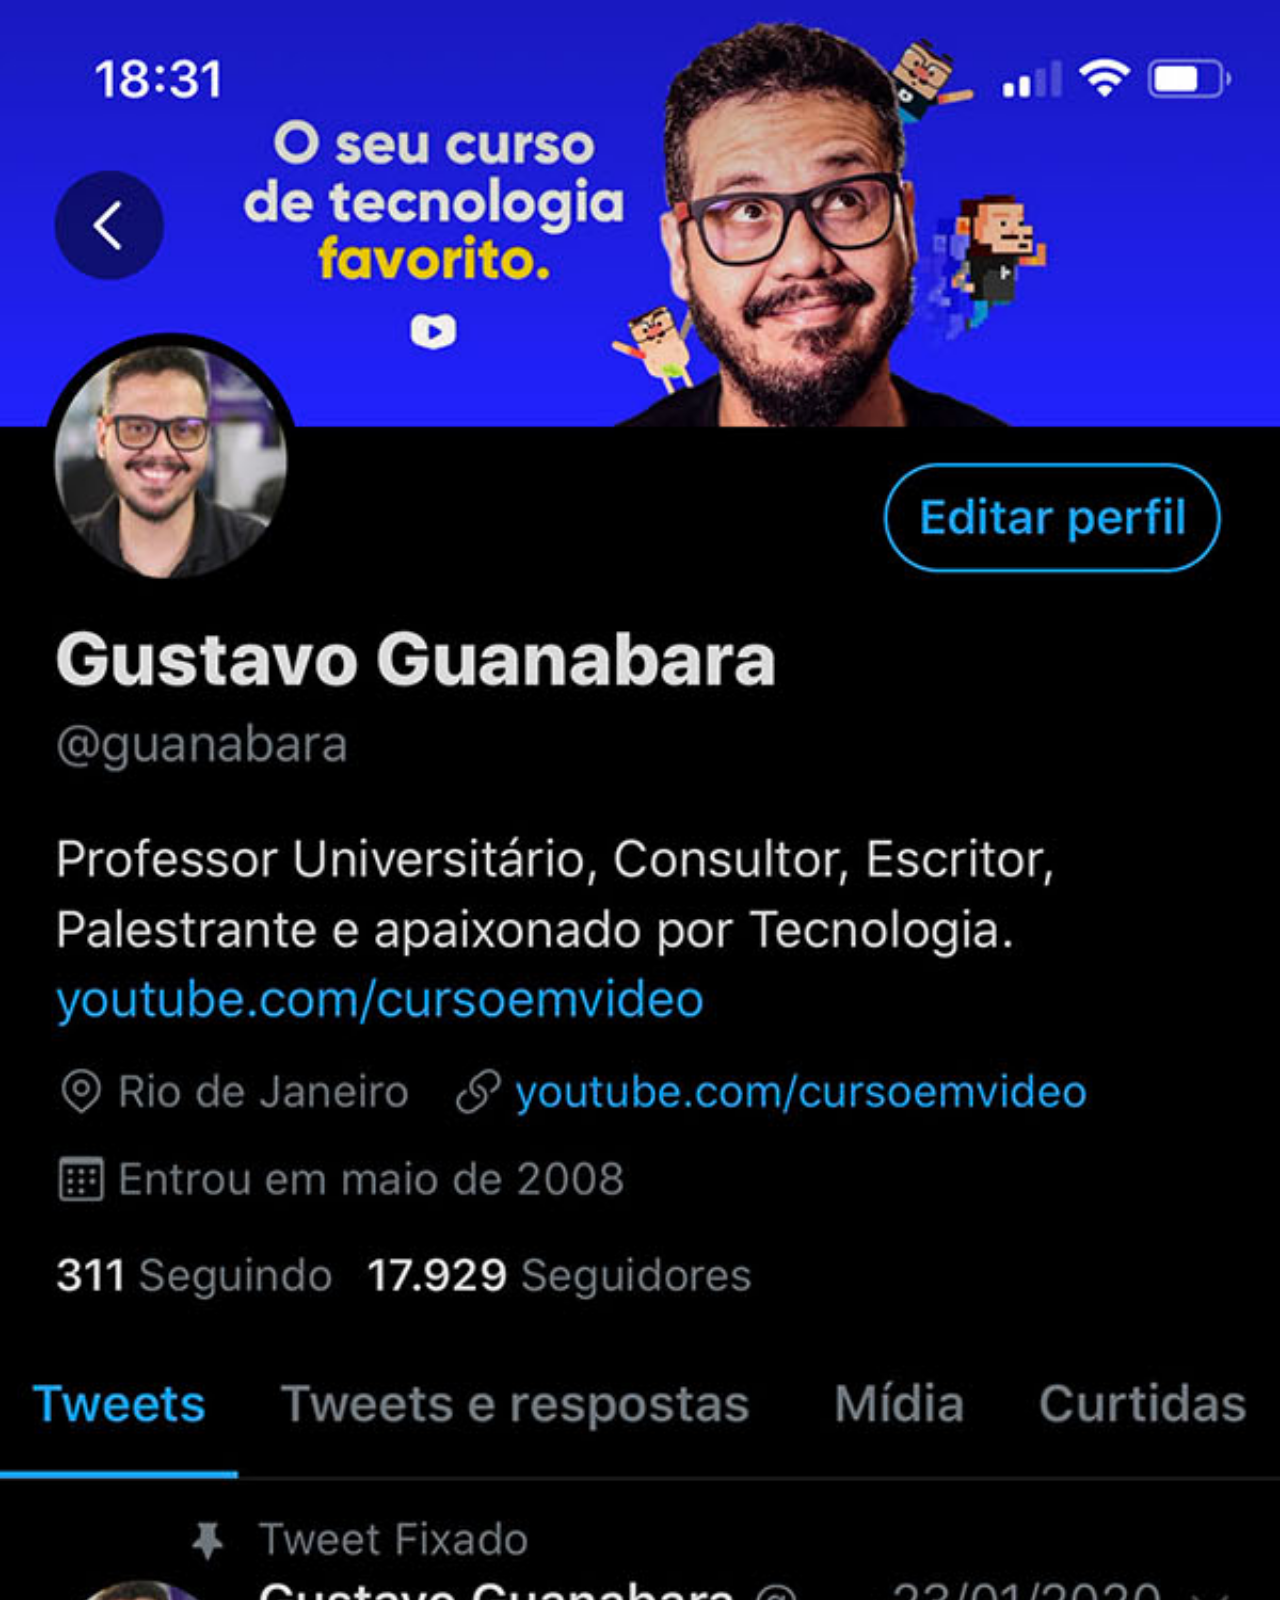
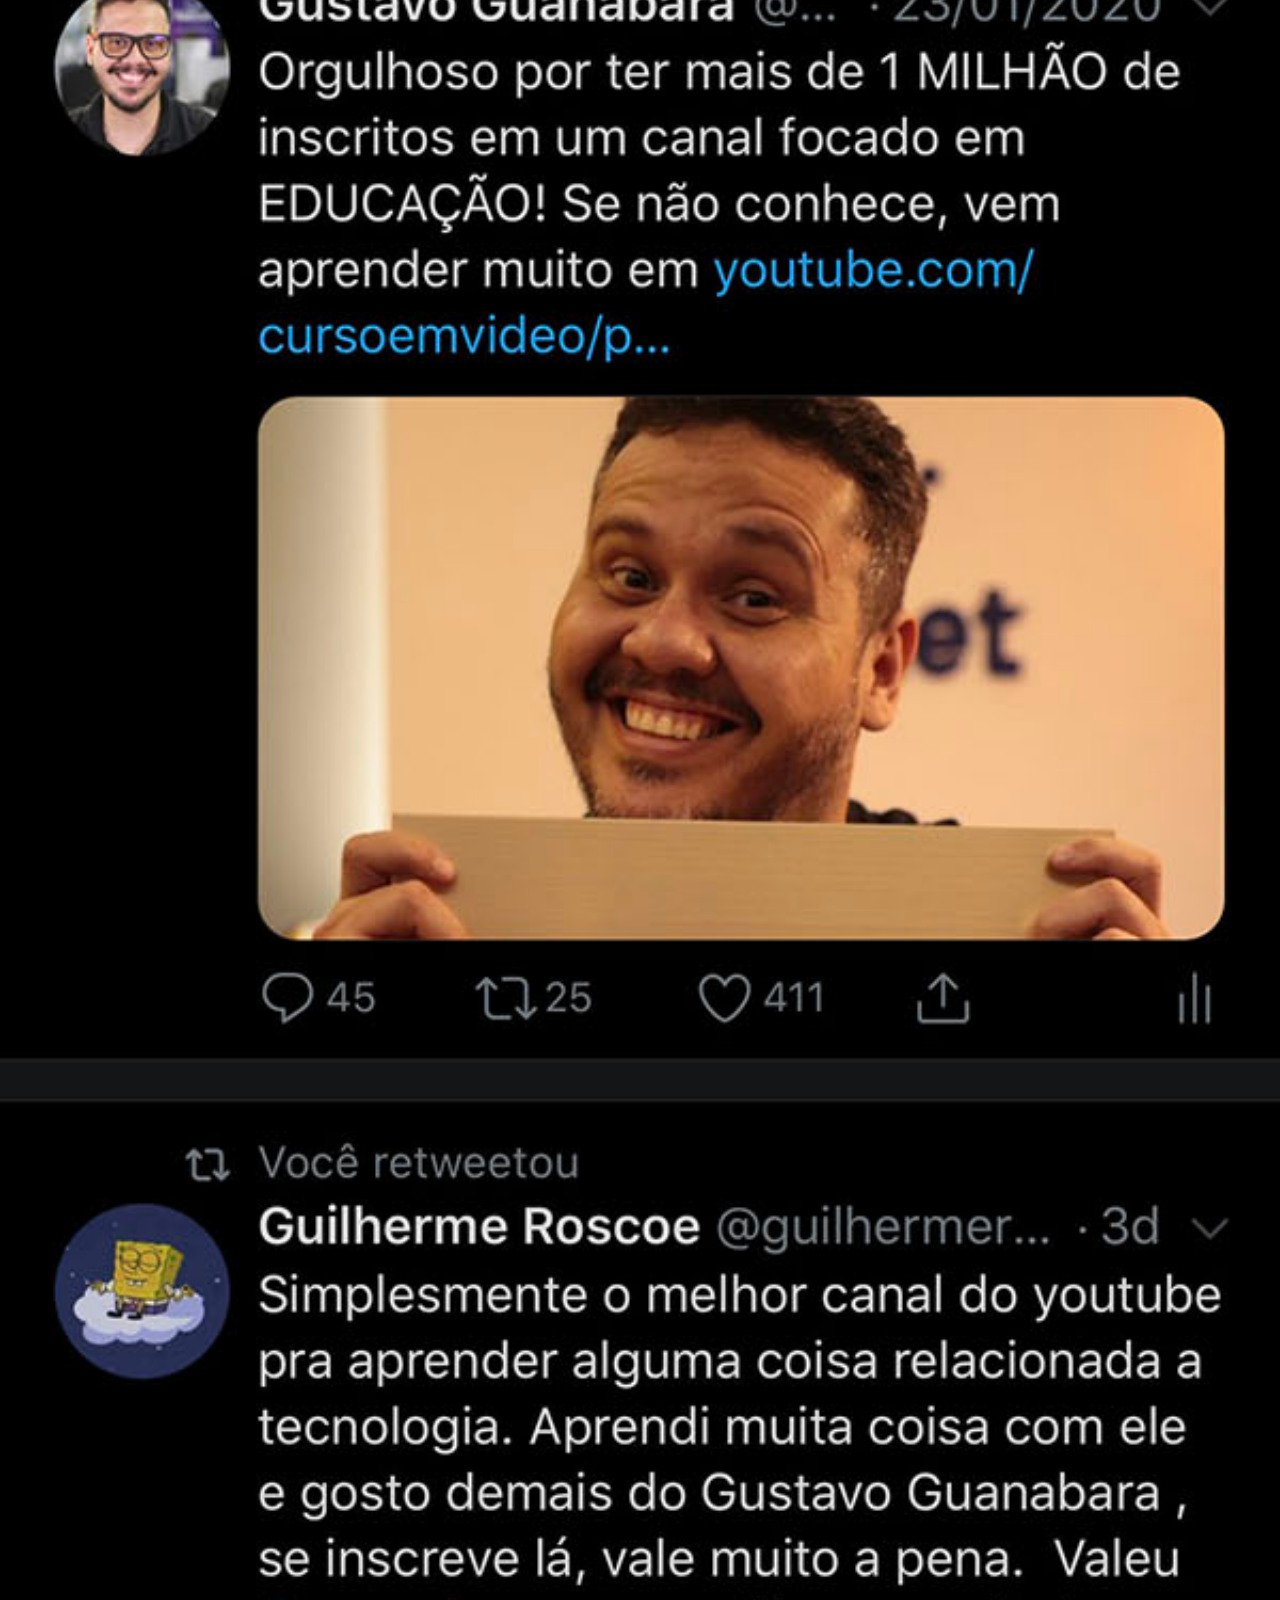
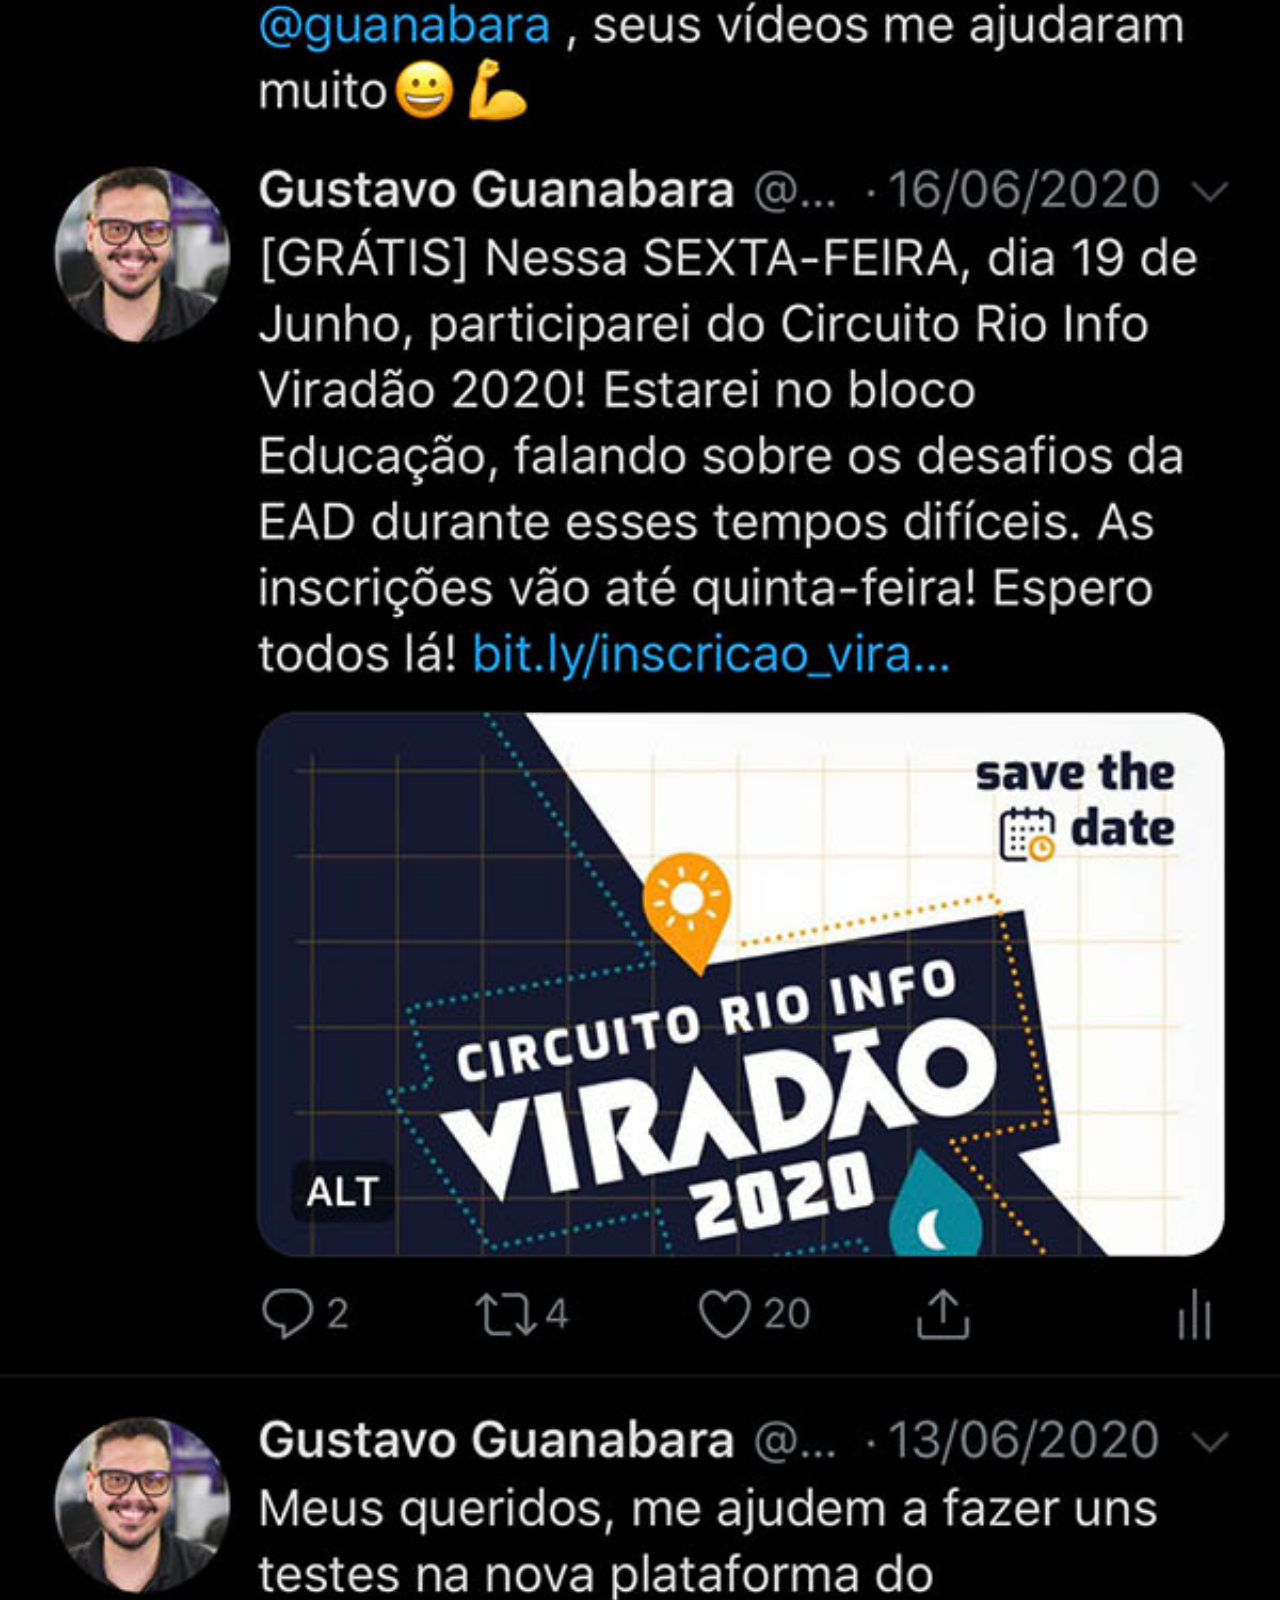
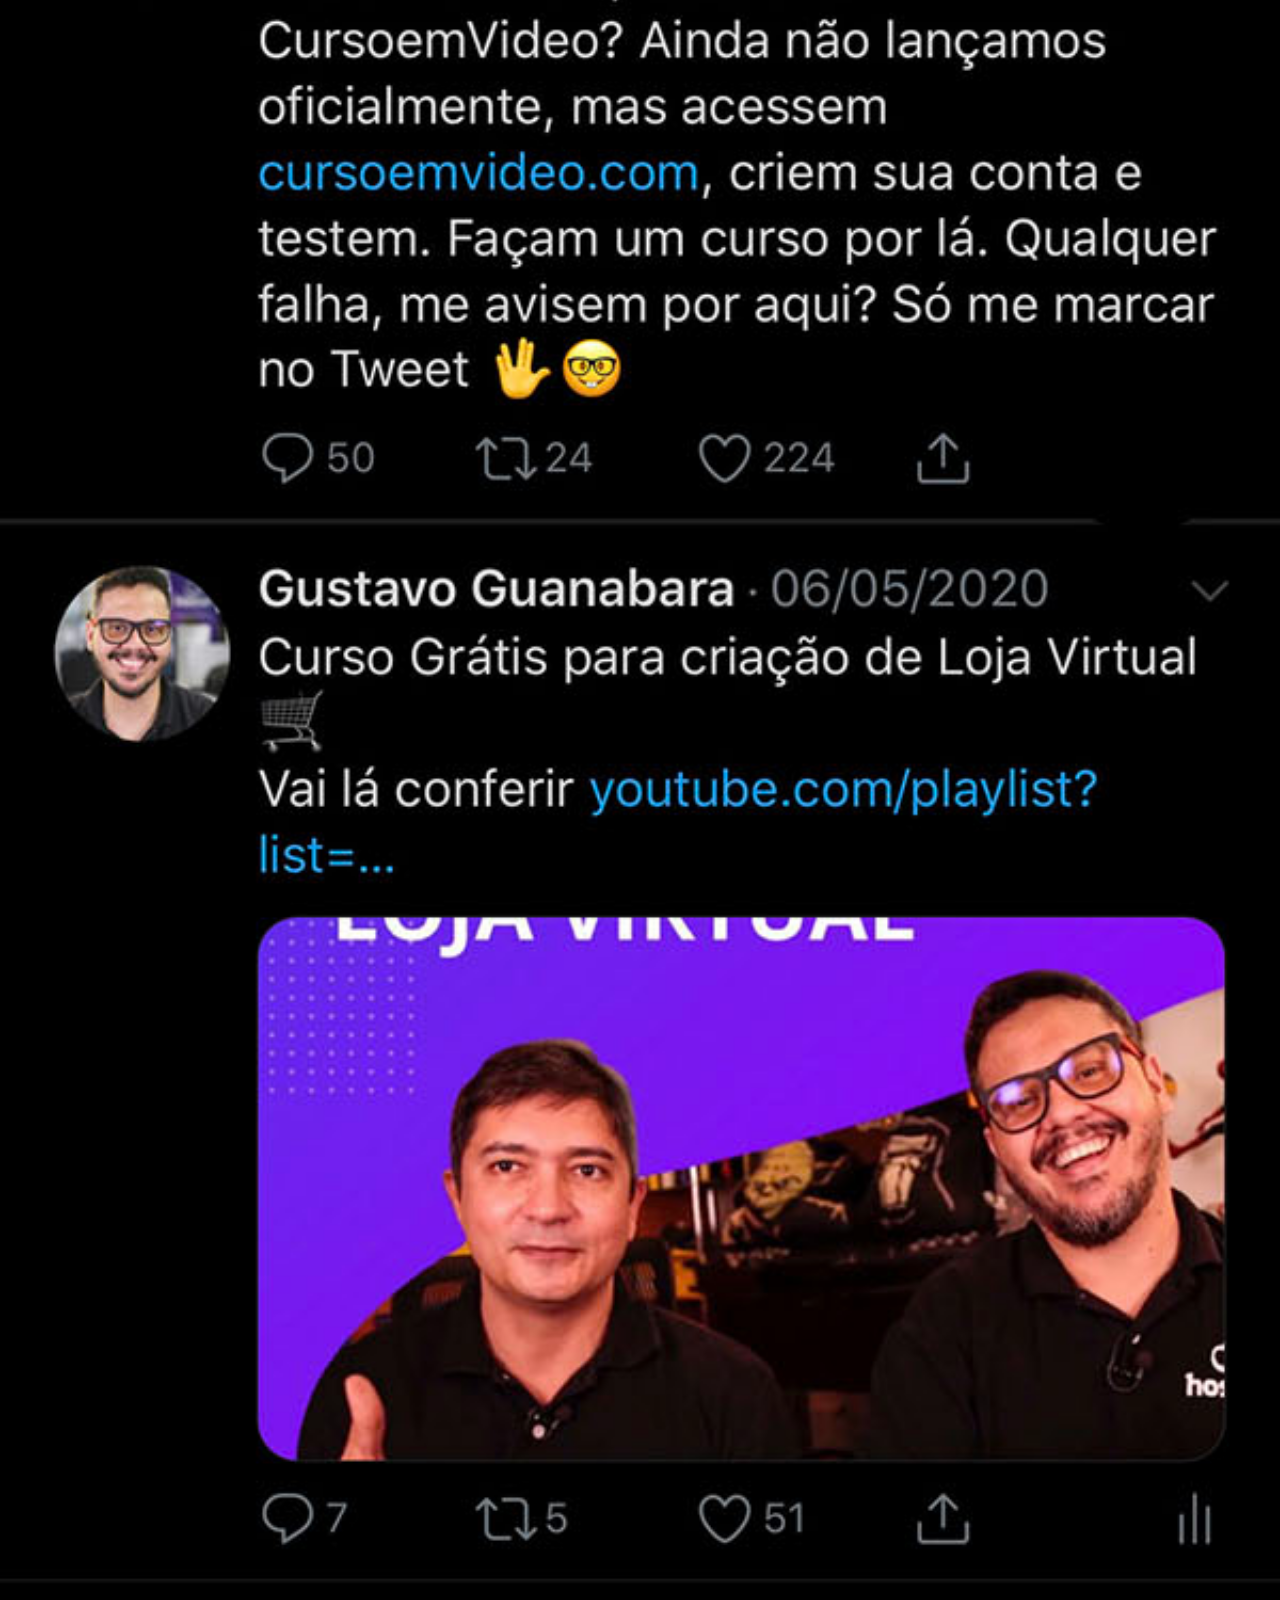
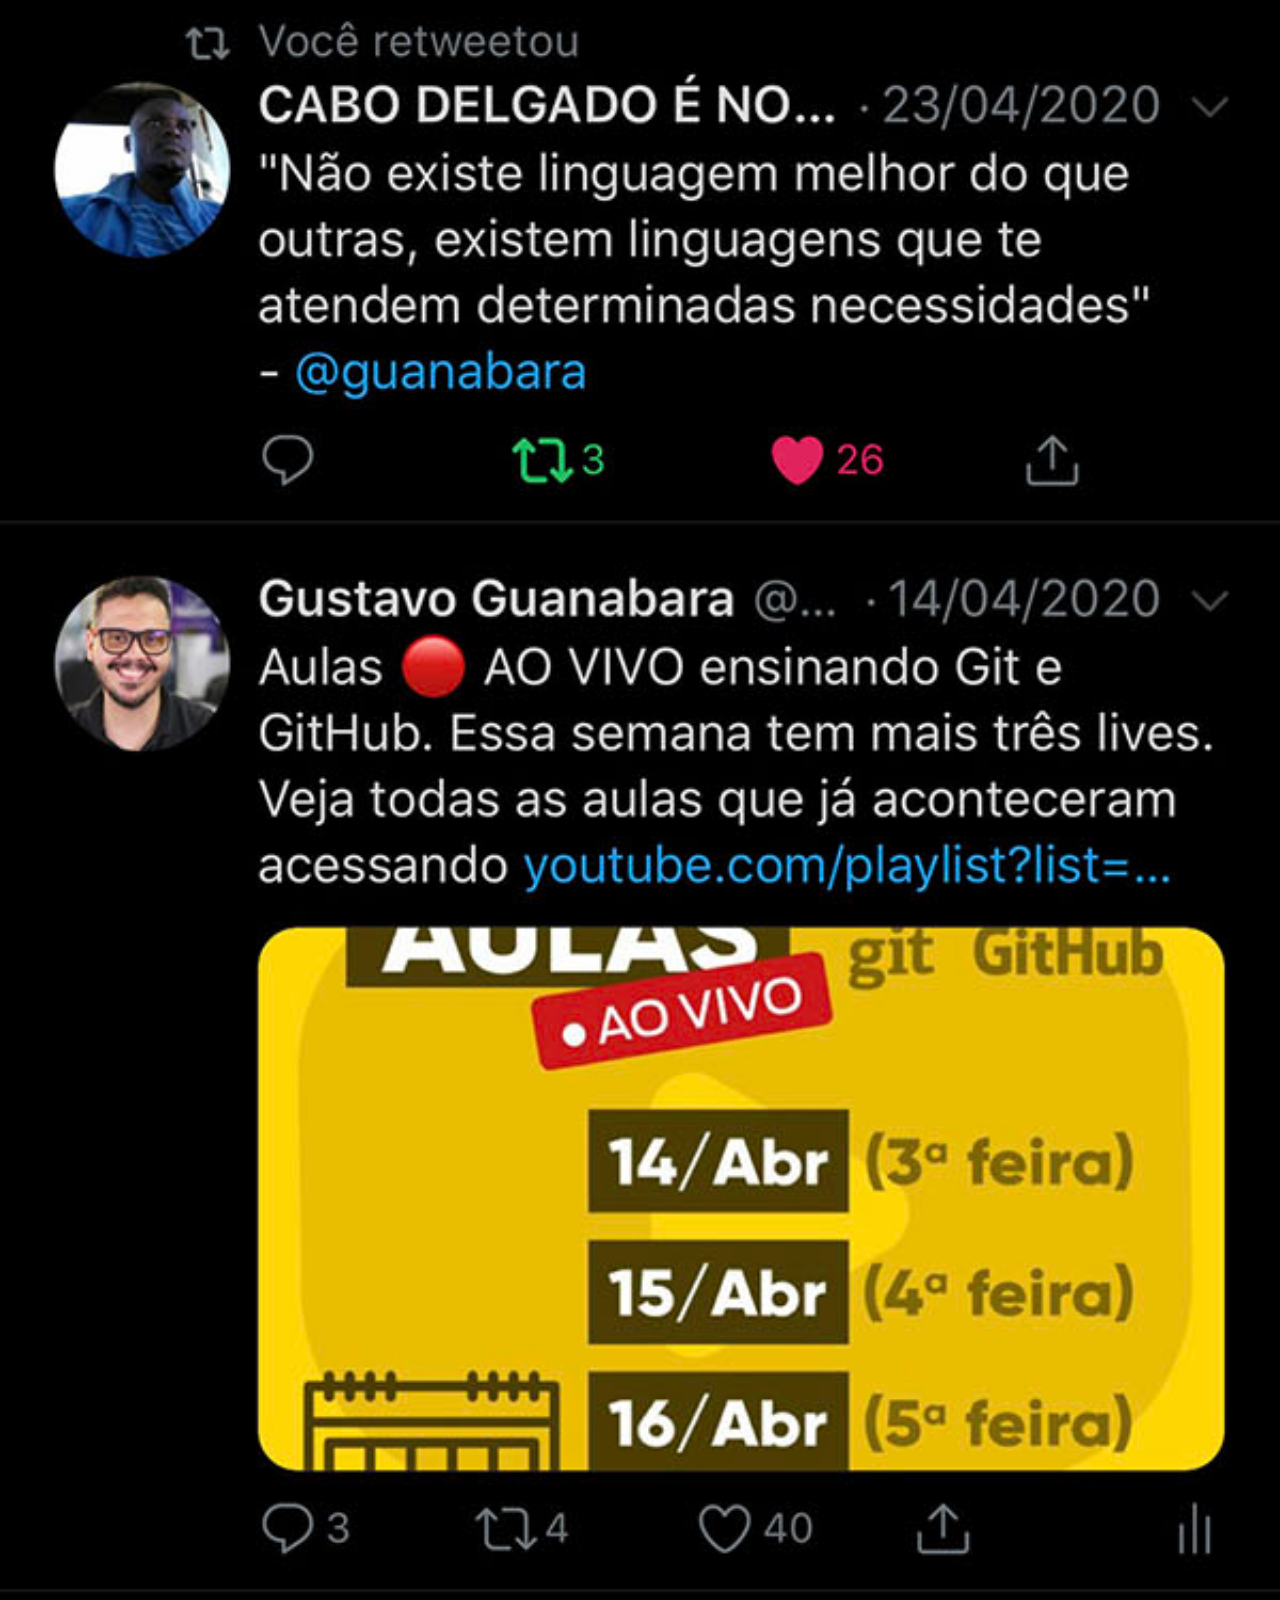
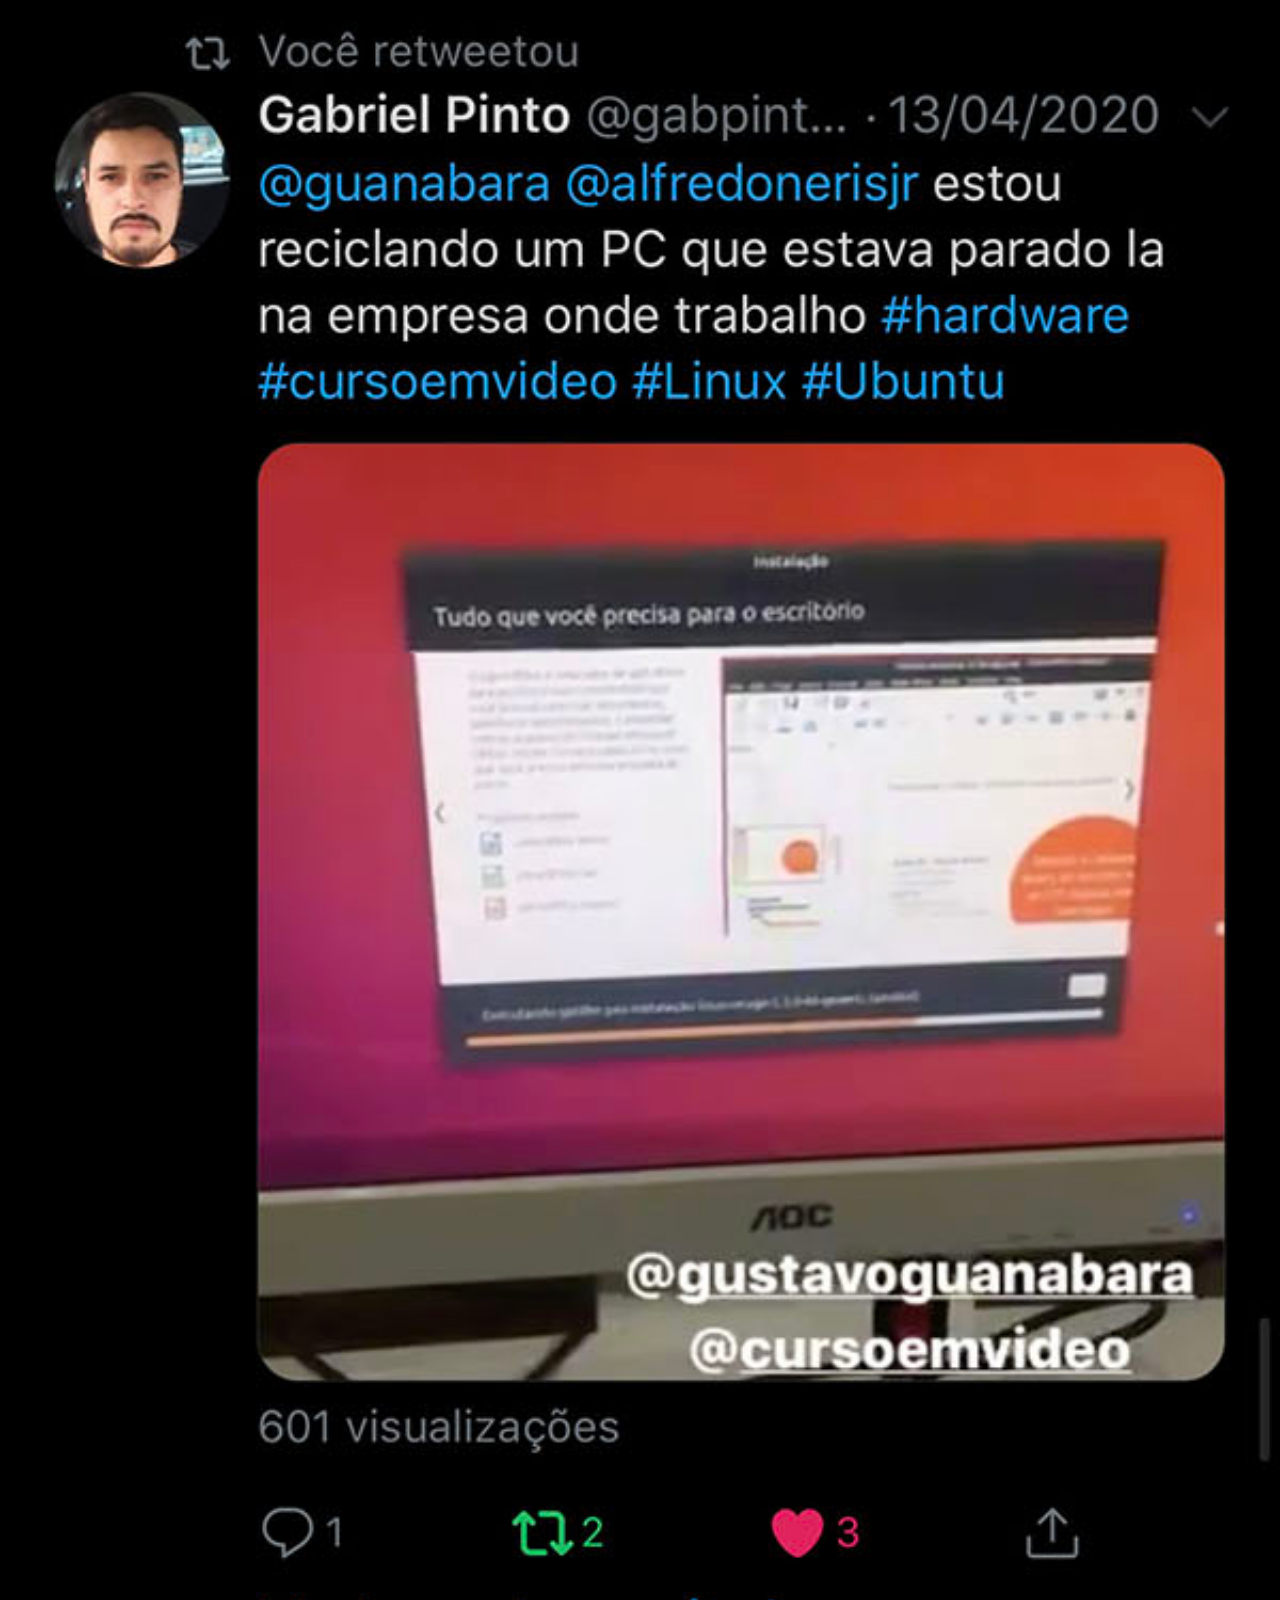
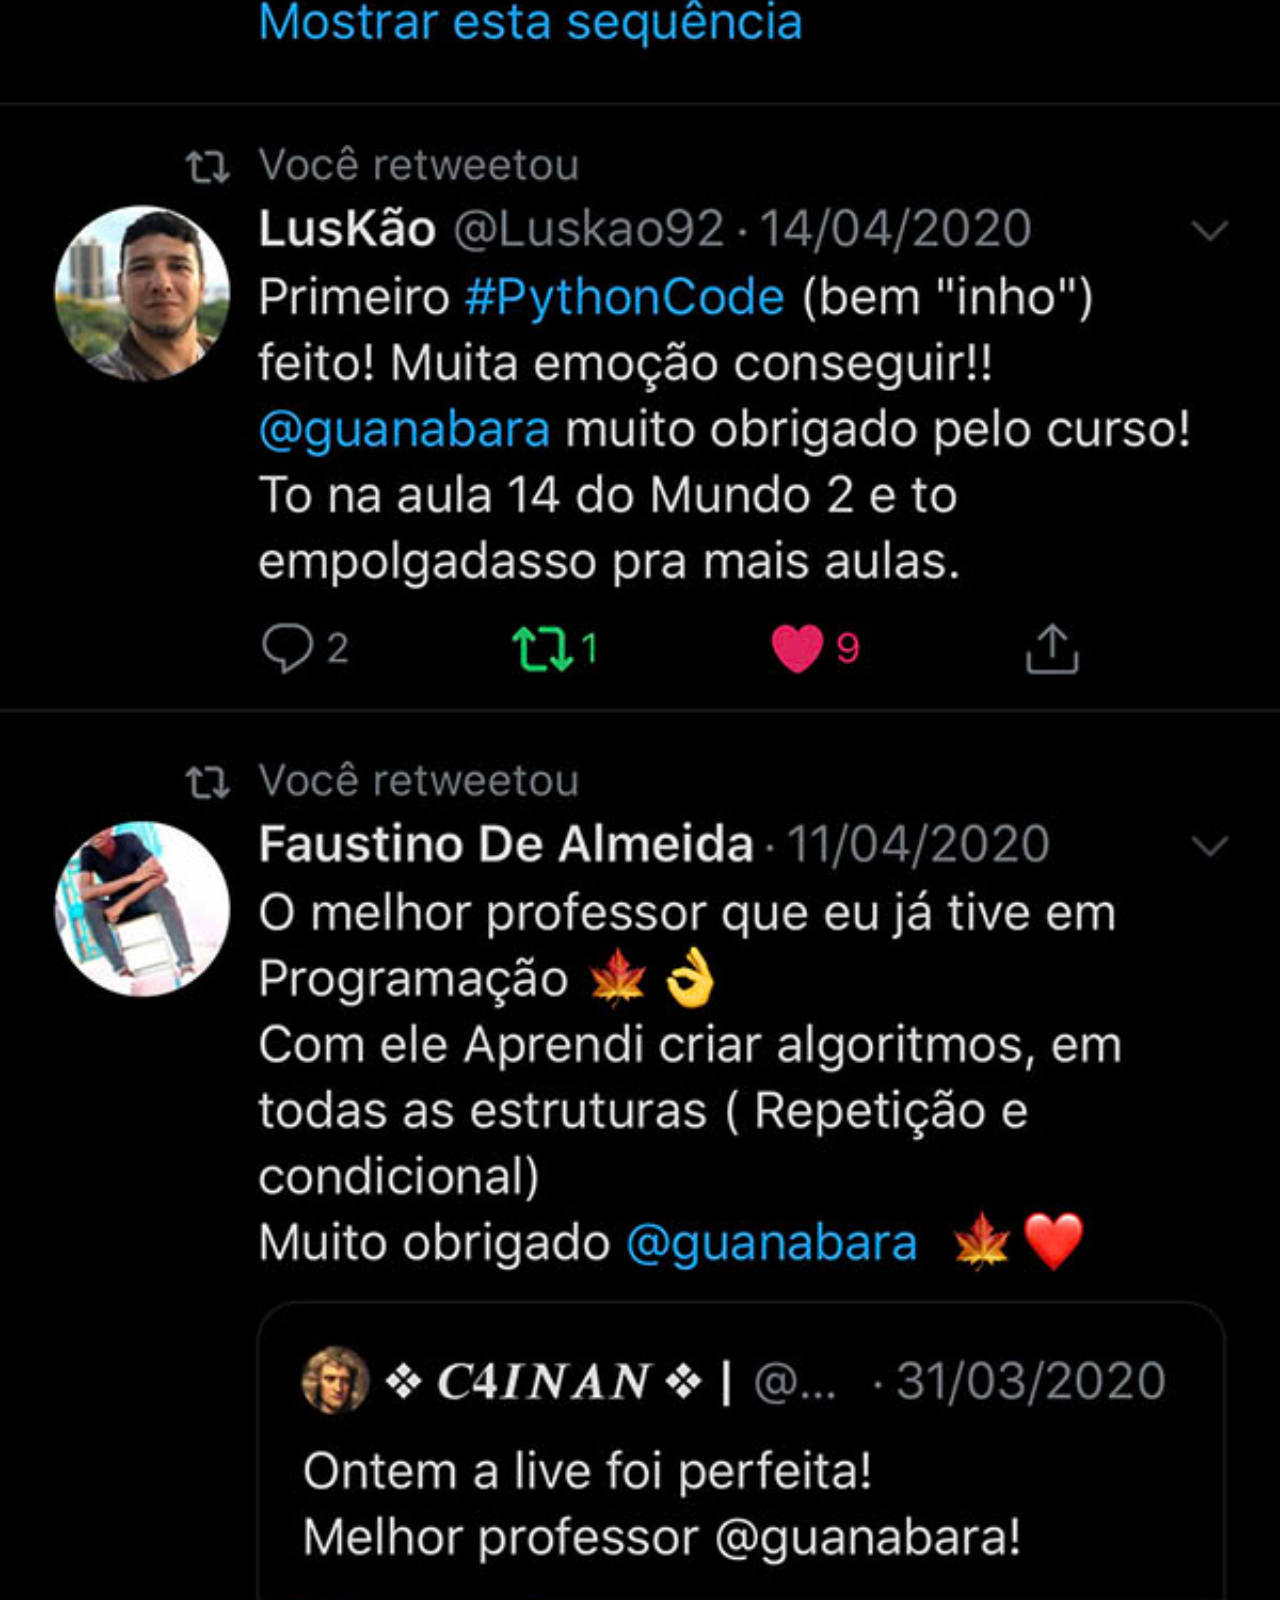
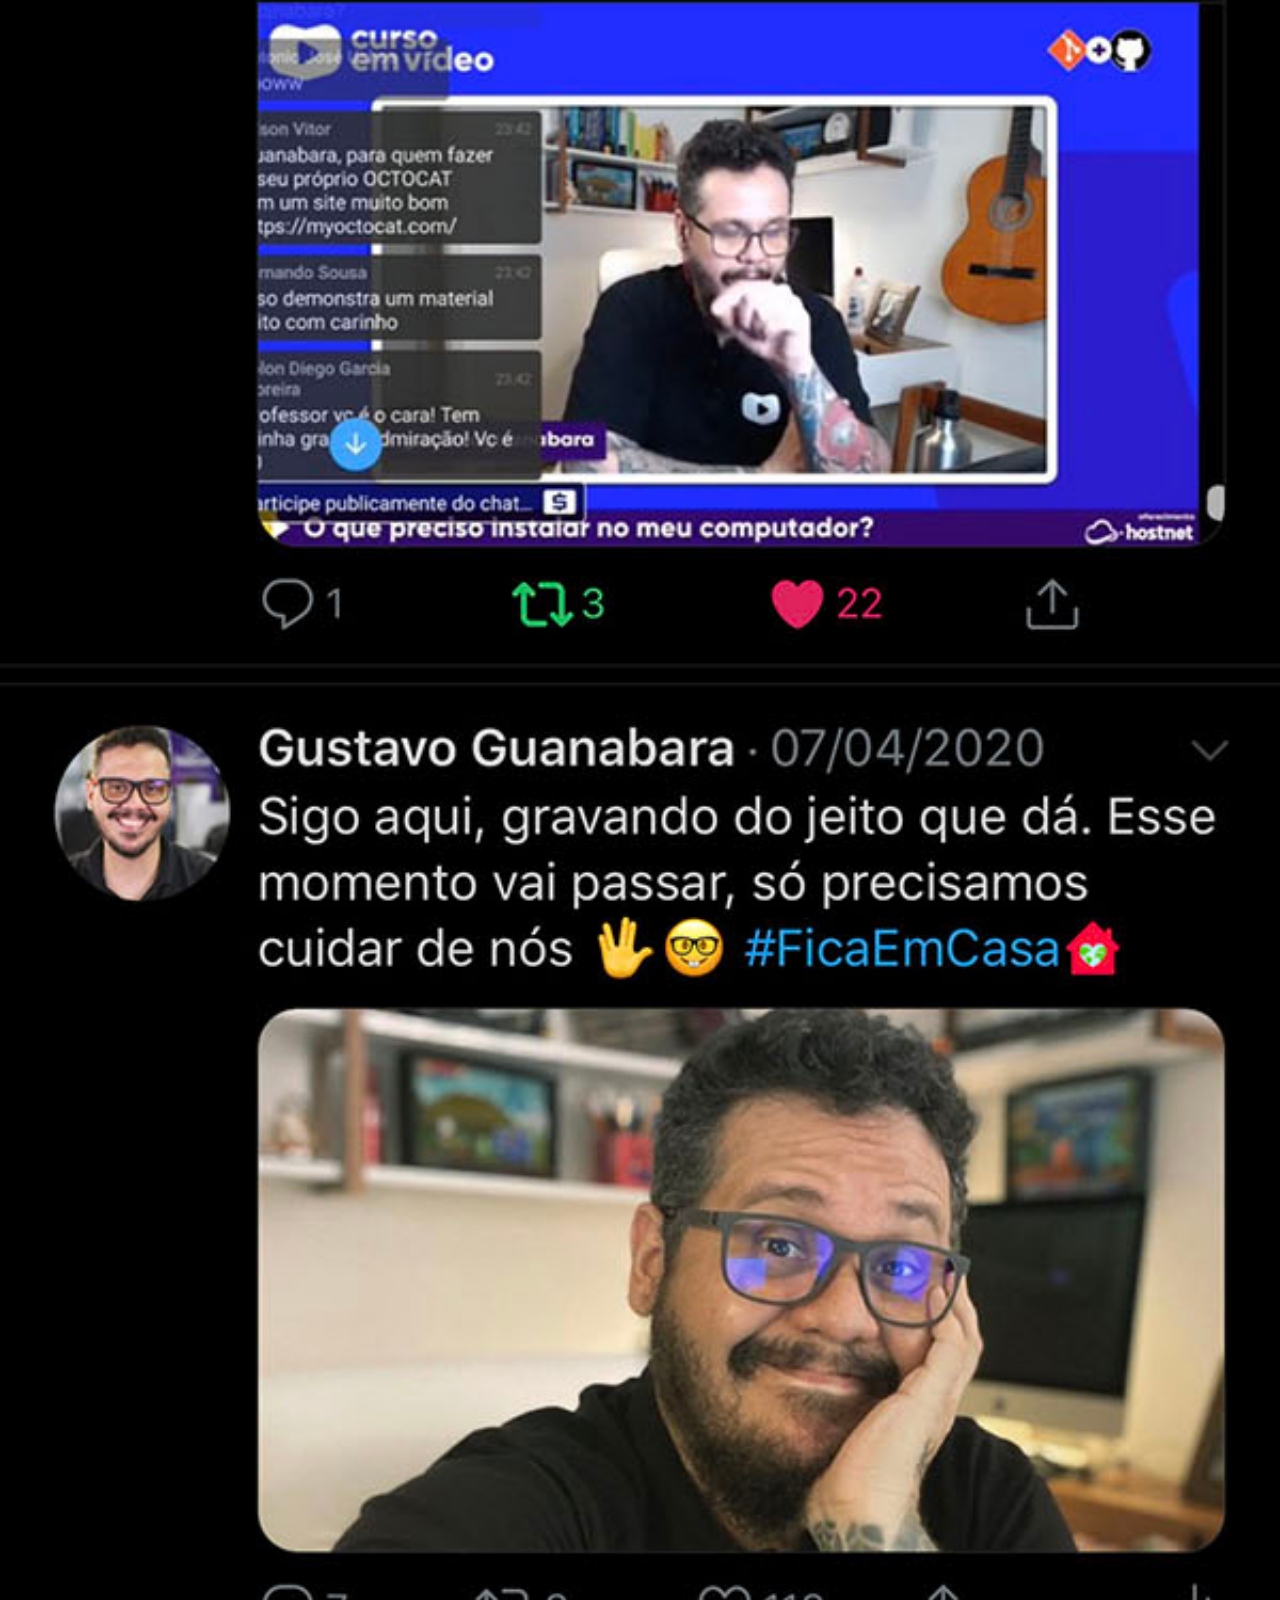
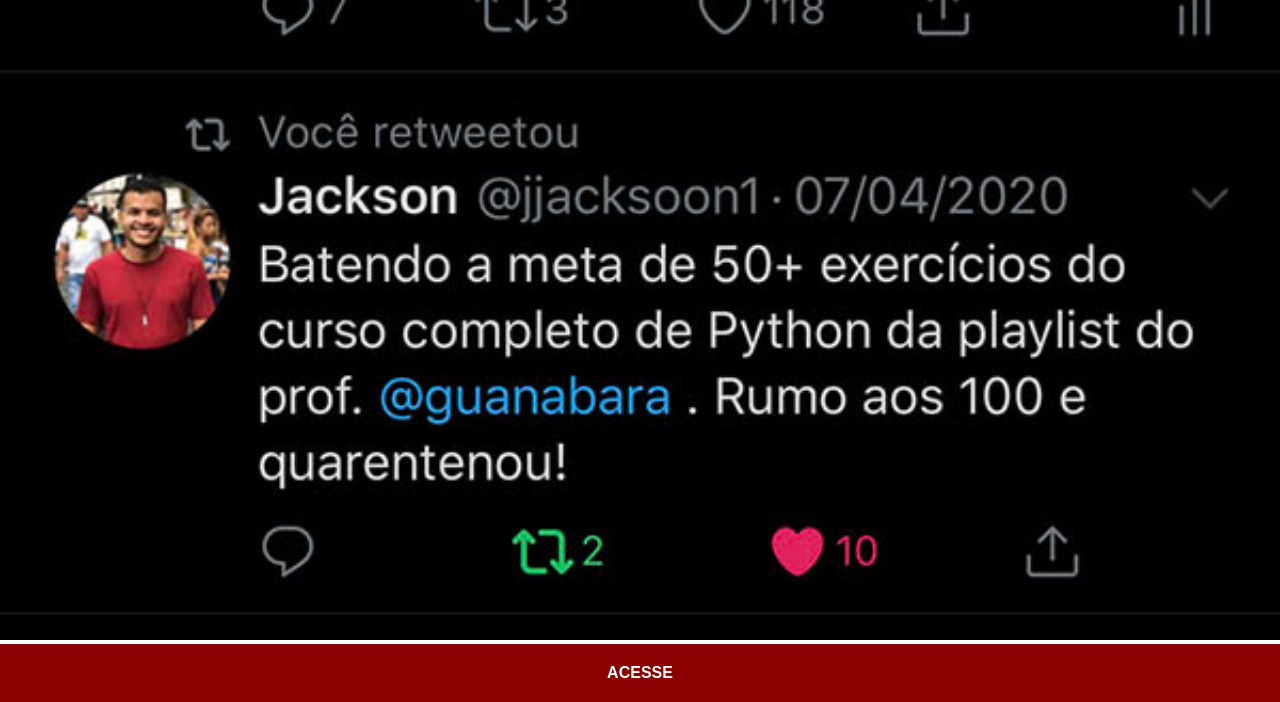
<file: x.html>
<!DOCTYPE html>
<html lang="pt-br">
<head>
    <meta charset="UTF-8">
    <meta name="viewport" content="width=device-width, initial-scale=1.0">
    <title>X</title>
    <link rel="stylesheet" href="estilos/social.css">
</head>
<body>
    <img src="imagens/tela-twitter.jpg" alt="X">
    <a href="https://x.com/guanabara" target="_blank">ACESSE</a>
</body>
</html>
</file>
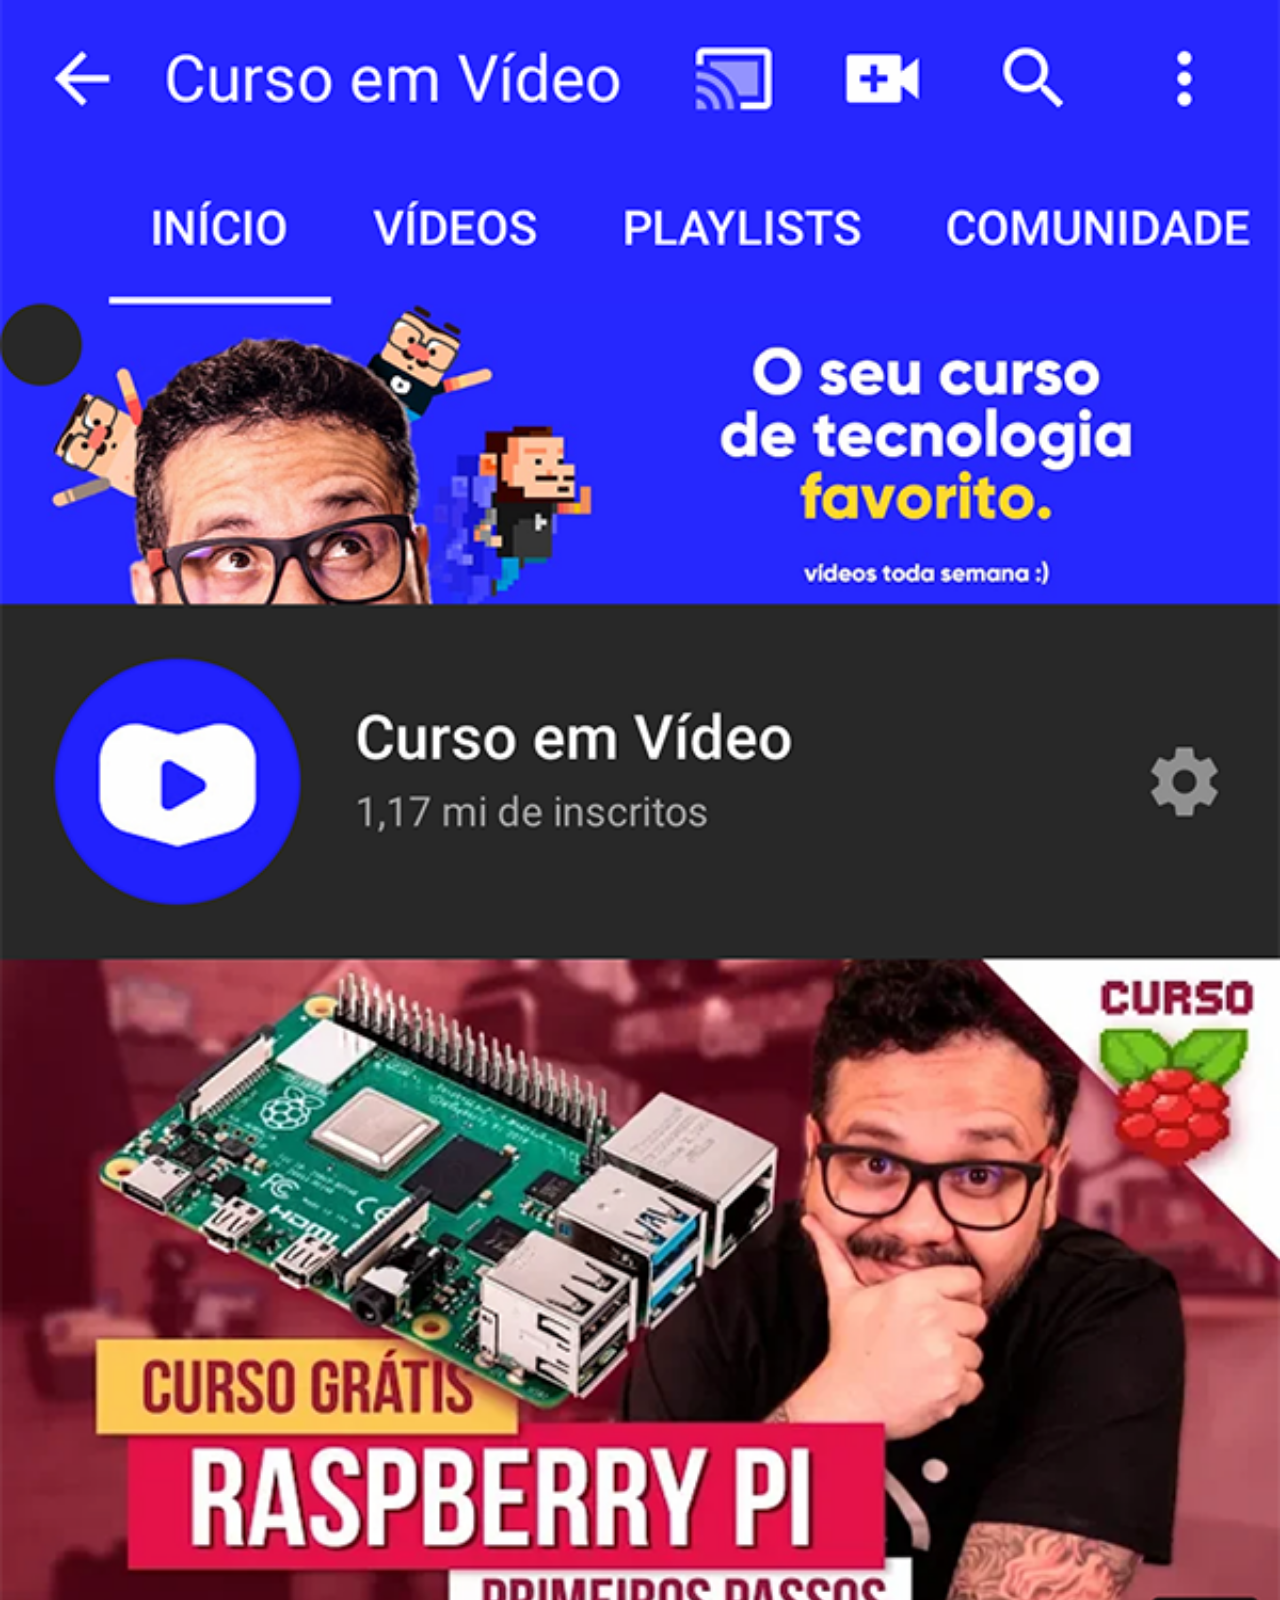
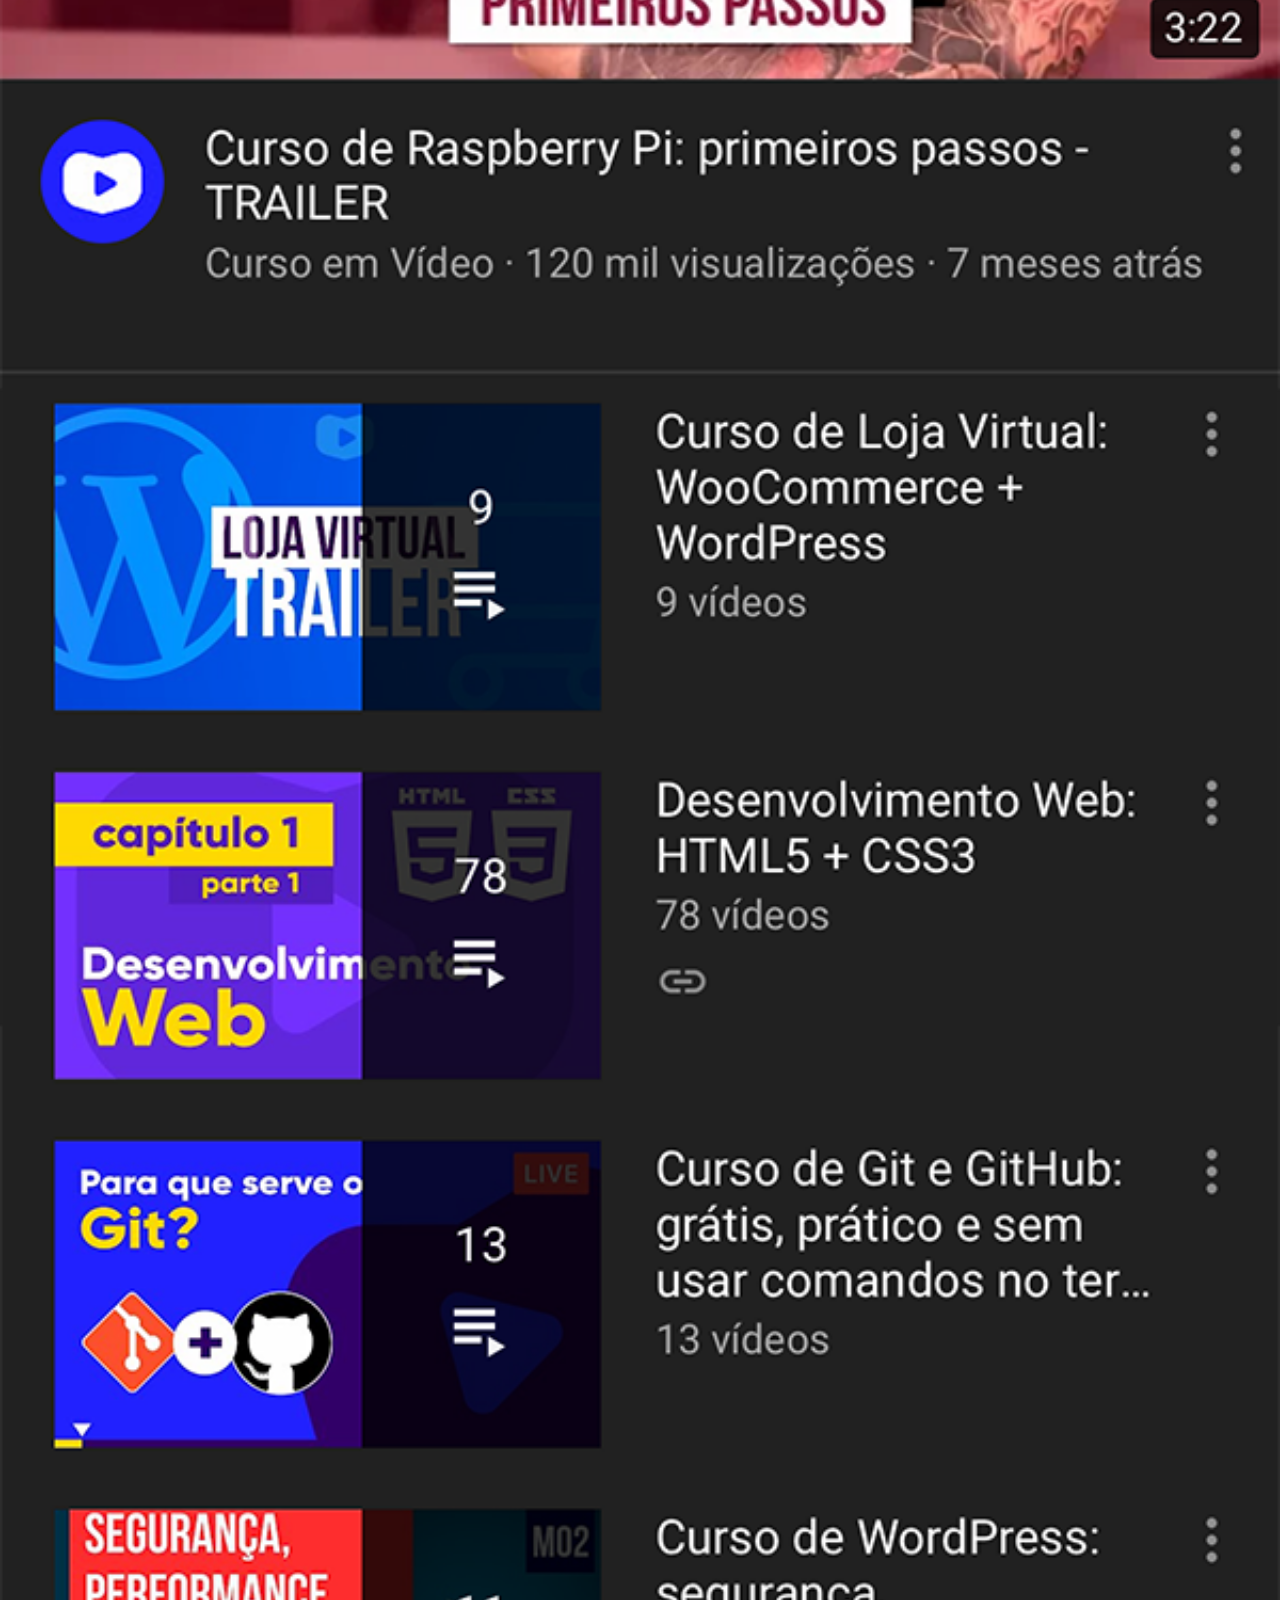
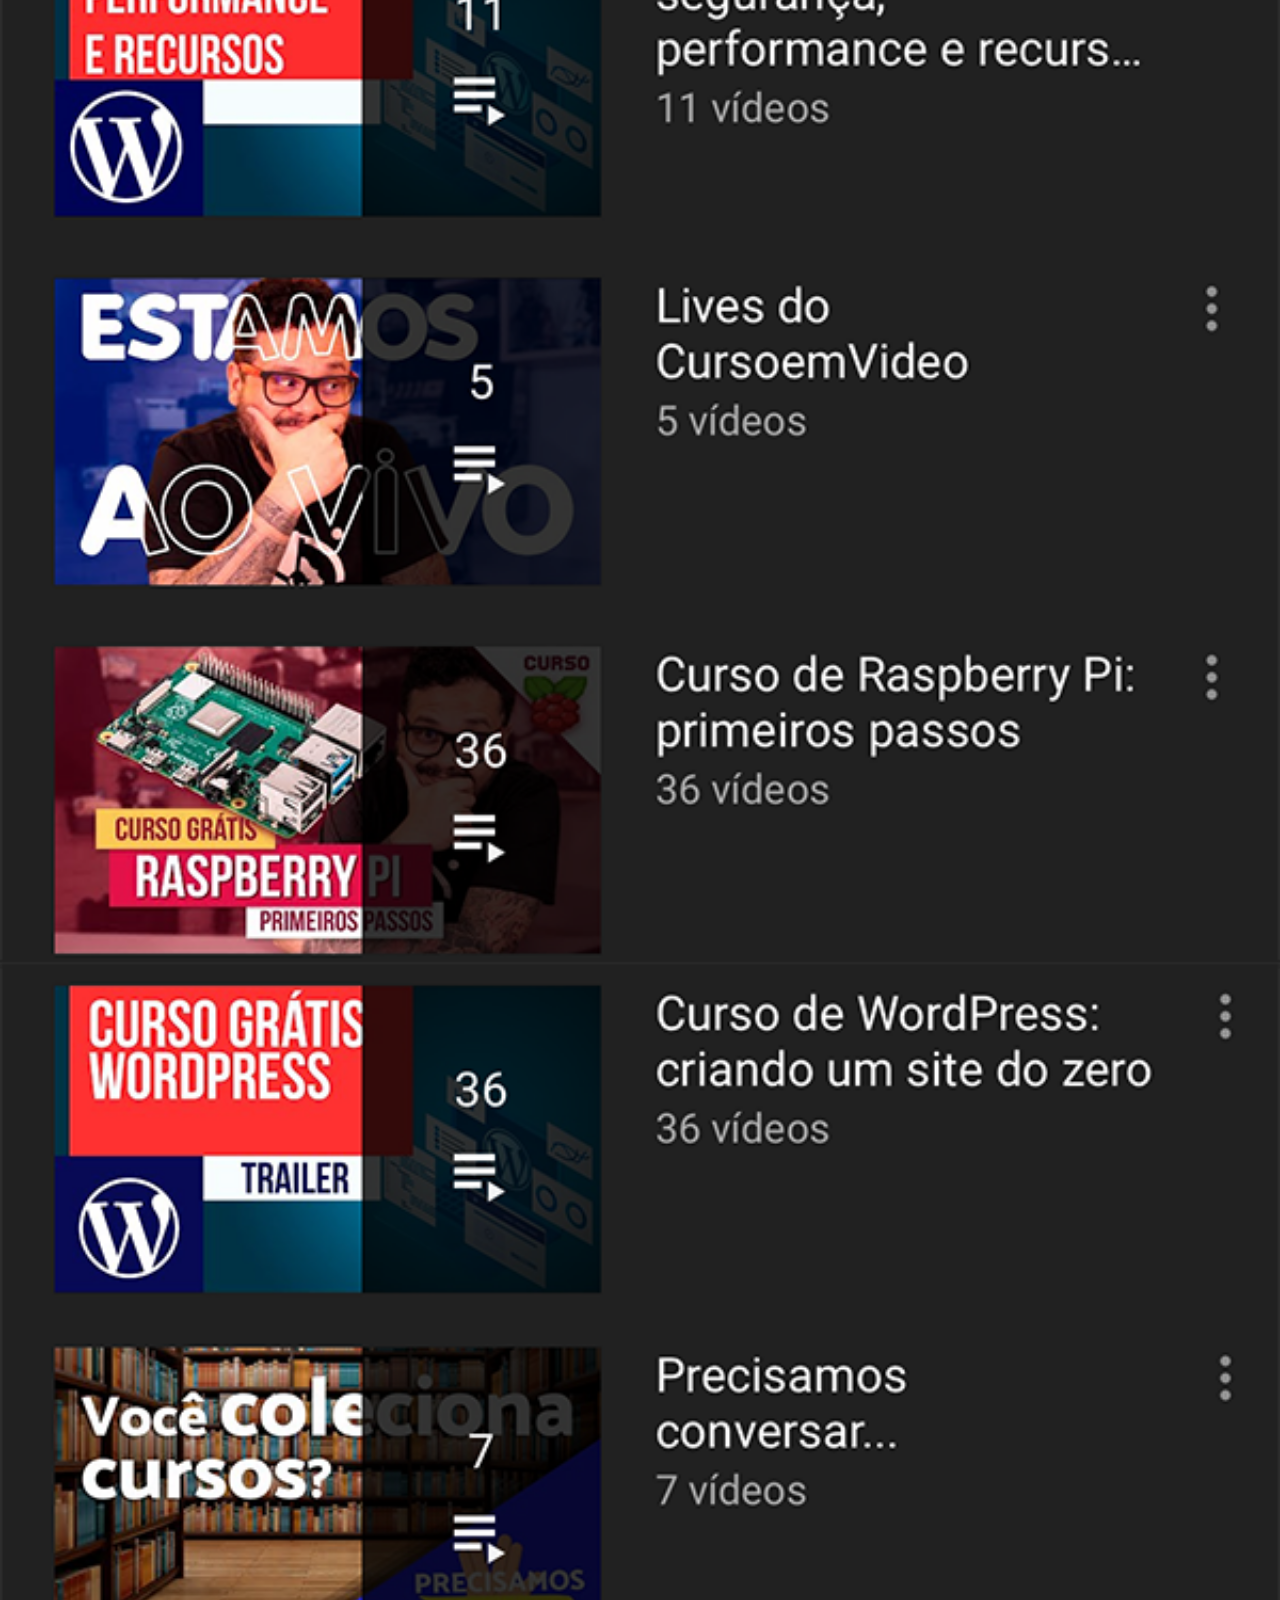
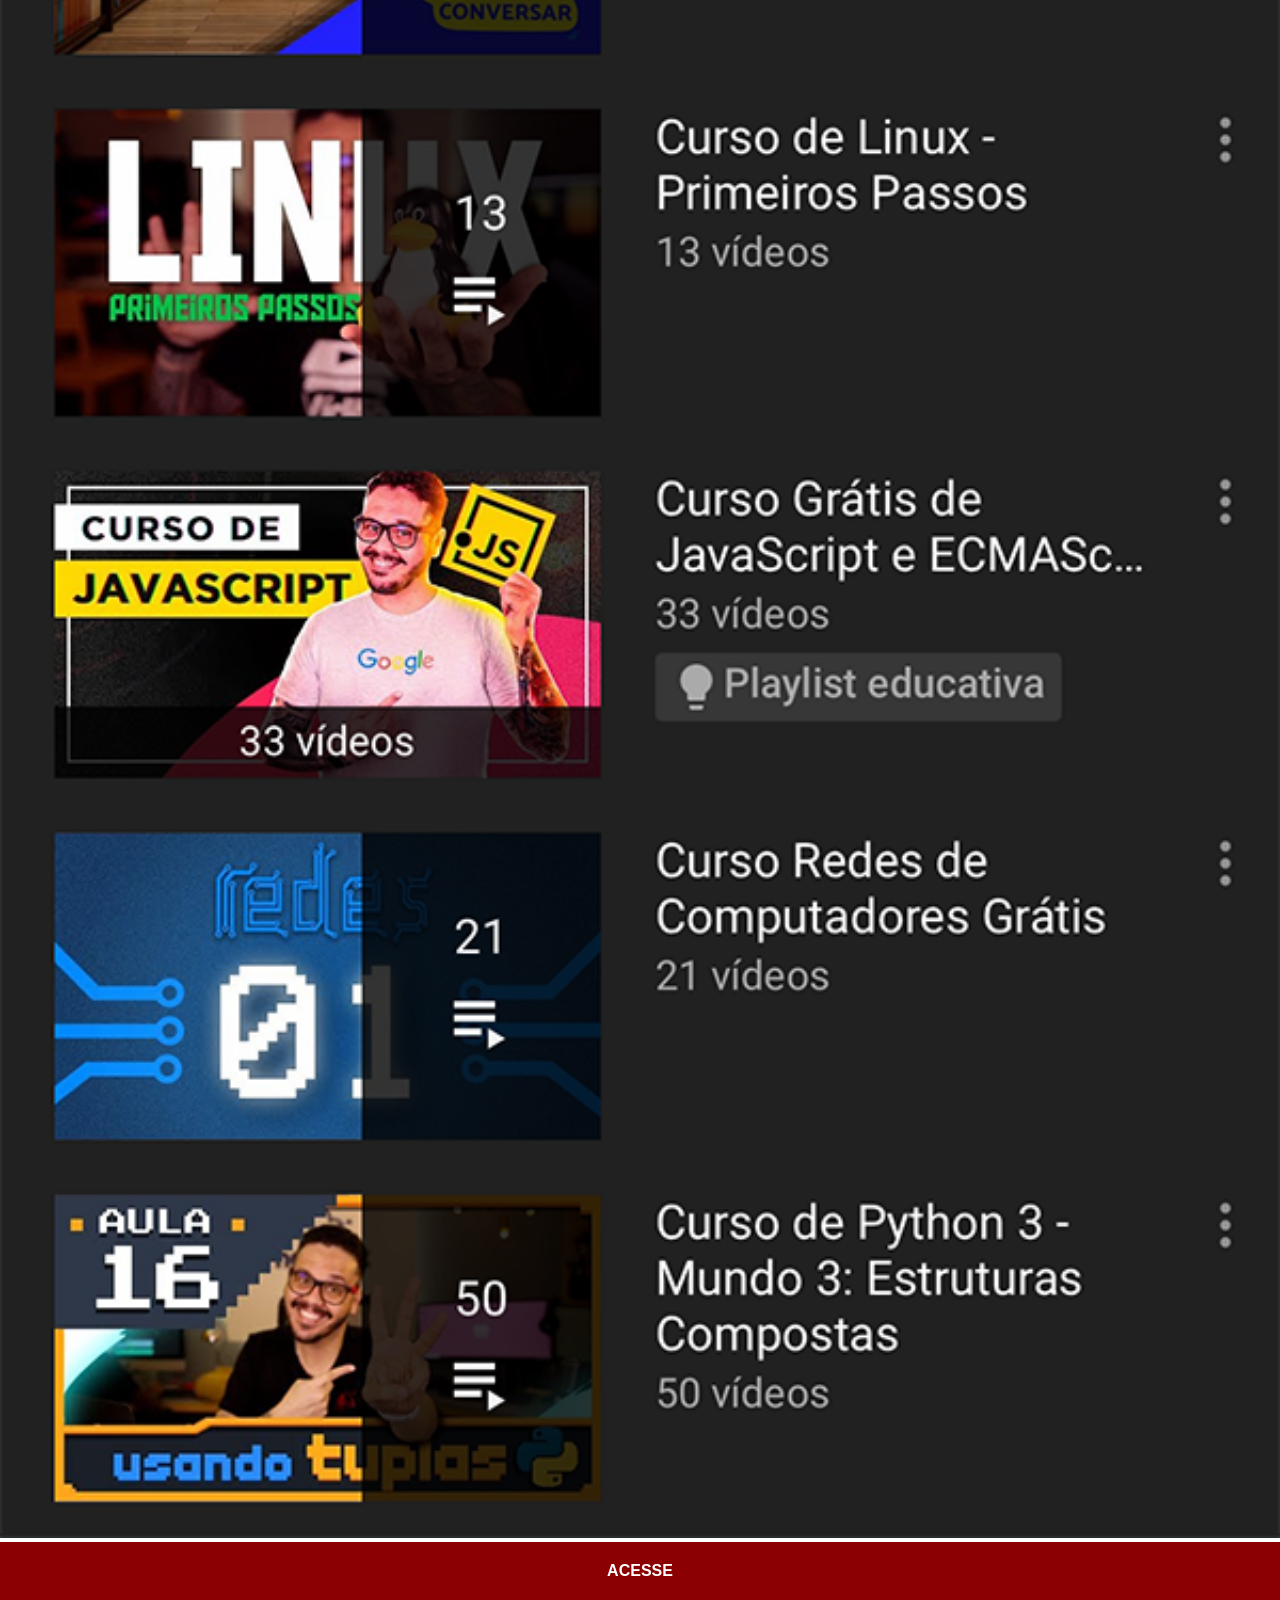
<file: youtube.html>
<!DOCTYPE html>
<html lang="pt-br">
<head>
    <meta charset="UTF-8">
    <meta name="viewport" content="width=device-width, initial-scale=1.0">
    <title>Youtube</title>
    <link rel="stylesheet" href="estilos/social.css">

</head>
<body>
    <img src="imagens/tela-youtube.png" alt="YouTube">
    <a href="https://www.youtube.com/@cursoemvideo/playlists" target="_blank">ACESSE</a>
    
</body>
</html>
</file>
<file: estilos/style.css>
@charset "UTF-8"

* {
    margin: 0px;
    padding: 0px;
    font-family: Arial, Helvetica, sans-serif;
}

html, body {
    height: 100vh;
    width: 100vw;
    background-color: black;
}

body {
    background: url(../imagens/fundo-madeira.jpg) no-repeat top center;

    background-size: cover;
    background-attachment: fixed;
}

main {
    height: 100vh;
    position: relative;
}

section#telefone {
    position: absolute;
    top: 50%;
    left: 50%;
    transform: translate(-50%, -50%);

    height: 627px;
    width: 311px;
    background: url('../imagens/frame-iphone.png') no-repeat;
}

iframe#tela {
    position: relative;
    top: 80px;
    left: 22px;
    width: 267px;
    height: 471px;
}

section#redes-sociais {
    text-align: right;
    
}
section#redes-sociais img {
    width: 50px;
    margin: 10px;
    border-radius: 50%;
    box-shadow: 2px 2px 5px rgba(0, 0, 0, 0.400);
    box-sizing: border-box;

}

section#redes-sociais img:hover {
    border: 2px solid rgba(255, 255, 255, 0.623);
    transform: translate(-3px, -3px);
    box-shadow: 5px 5px 10px rgba(0, 0, 0, 0.616);
    transition: transform 0.5s, border 0.8s;
}
</file>
<file: estilos/social.css>
* {
            margin: 0px;
            padding: 0px;
            font-family: Arial, Helvetica, sans-serif;
        }
        
        ::-webkit-scrollbar {
            width: 0px;
            height: 0px;
        }

        img {

            width: 100vw;
        }

        a {
            display: block;
            background-color: darkred;
            color: white;
            padding: 20px;
            text-align: center;
            font-weight: bolder;
            text-decoration: none;
        }

        a:hover {
            background-color: red;
        }
</file>
